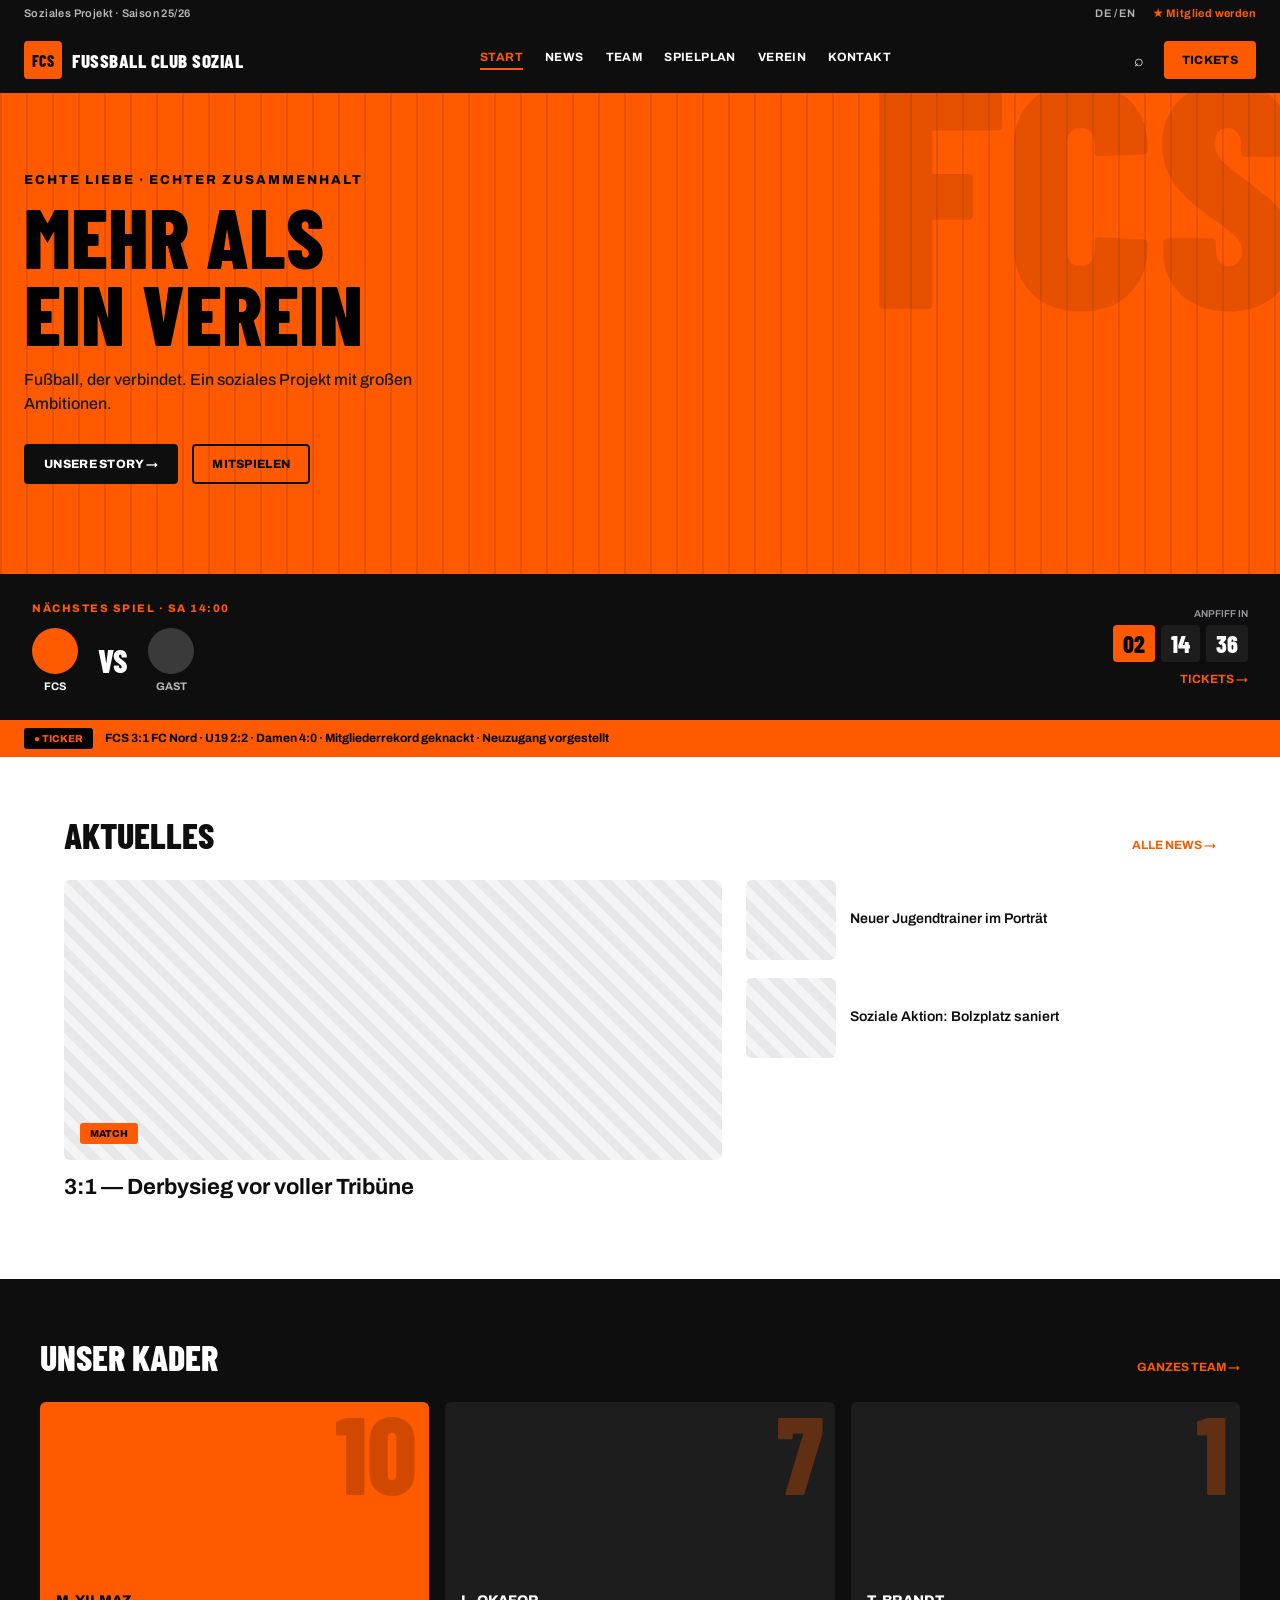
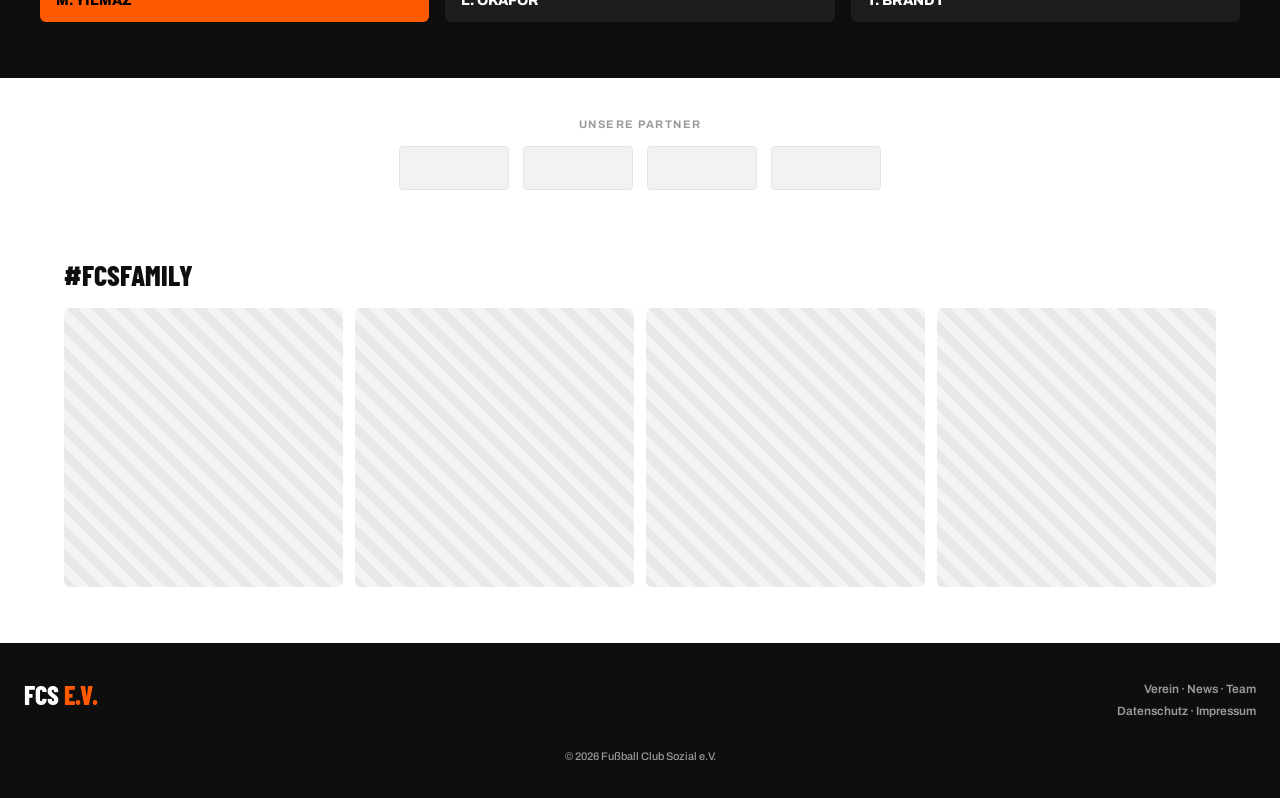
<file: index.html>
<!DOCTYPE html>
<html lang="de">
<head>
<meta charset="UTF-8">
<meta name="viewport" content="width=device-width, initial-scale=1">
<title>FCS – Fußball Club Sozial e.V.</title>
<meta name="description" content="FCS Fußball Club Sozial e.V. – Fußball, der verbindet. Ein soziales Projekt mit großen Ambitionen.">
<link rel="preconnect" href="https://fonts.googleapis.com">
<link rel="preconnect" href="https://fonts.gstatic.com" crossorigin>
<link href="https://fonts.googleapis.com/css2?family=Archivo:wght@400;500;600;700;800&family=Barlow+Condensed:wght@500;600;700;800&display=swap" rel="stylesheet">
<link rel="icon" href="data:image/svg+xml,%3Csvg xmlns=%27http://www.w3.org/2000/svg%27 viewBox=%270 0 100 100%27%3E%3Crect width=%27100%27 height=%27100%27 rx=%2718%27 fill=%27%23FF5A00%27/%3E%3Ctext x=%2750%27 y=%2766%27 font-family=%27Arial,sans-serif%27 font-weight=%27800%27 font-size=%2744%27 text-anchor=%27middle%27 fill=%27%230E0E0E%27%3EFCS%3C/text%3E%3C/svg%3E">
<link rel="stylesheet" href="styles.css">
</head>
<body>

<!-- Preloader -->
<div id="preloader">
  <span class="preloader__ball">⚽</span>
  <span class="preloader__text">FCS lädt …</span>
</div>

<!-- Utility bar -->
<div class="utility-bar">
  <span>Soziales Projekt · Saison 25/26</span>
  <span class="utility-bar__right"><a href="#" class="lang">DE / EN</a><a href="mitglied-werden.html" class="member-link">★ Mitglied werden</a></span>
</div>

<!-- Sticky nav -->
<header class="nav" id="nav">
  <a href="index.html" class="nav__brand">
    <span class="logo">FCS</span>
    <span class="nav__name">Fußball Club Sozial</span>
  </a>
  <nav class="nav__links">
    <a href="index.html" class="active">Start</a>
    <a href="news.html">News</a>
    <a href="team.html">Team</a>
    <a href="spielplan.html">Spielplan</a>
    <a href="verein.html">Verein</a>
    <a href="kontakt.html">Kontakt</a>
  </nav>
  <div class="nav__actions">
    <button class="icon-btn" aria-label="Suche">⌕</button>
    <a href="mitglied-werden.html" class="btn btn--ghost-dark">Tickets</a>
  </div>
  <button class="nav__burger" id="burger" aria-label="Menü öffnen" aria-expanded="false">☰</button>
</header>

<!-- Hero -->
<section class="hero">
  <div class="hero__bg-text">FCS</div>
  <div class="hero__content">
    <div class="hero__eyebrow">Echte Liebe · Echter Zusammenhalt</div>
    <h1 class="hero__title">Mehr als<br>ein Verein</h1>
    <p class="hero__sub">Fußball, der verbindet. Ein soziales Projekt mit großen Ambitionen.</p>
    <div class="hero__cta">
      <a href="verein.html" class="btn btn--dark">Unsere Story →</a>
      <a href="mitglied-werden.html" class="btn btn--outline-dark">Mitspielen</a>
    </div>
  </div>
</section>

<!-- Match card -->
<section class="match-card reveal" id="tickets">
  <div class="match-card__info">
    <div class="match-card__label">Nächstes Spiel · Sa 14:00</div>
    <div class="match-card__teams">
      <div class="team">
        <div class="team__crest team__crest--fcs"></div>
        <div class="team__name">FCS</div>
      </div>
      <div class="vs">VS</div>
      <div class="team">
        <div class="team__crest team__crest--gast"></div>
        <div class="team__name team__name--muted">GAST</div>
      </div>
    </div>
  </div>
  <div class="match-card__countdown">
    <div class="countdown__label">Anpfiff in</div>
    <div class="countdown" id="countdown">
      <span id="cd-hours">02</span>
      <span id="cd-minutes">14</span>
      <span id="cd-seconds">37</span>
    </div>
    <a href="mitglied-werden.html" class="match-card__tickets">Tickets →</a>
  </div>
</section>

<!-- Live ticker -->
<div class="ticker">
  <span class="ticker__badge">● Ticker</span>
  <div class="ticker__track">
    <span>FCS 3:1 FC Nord · U19 2:2 · Damen 4:0 · Mitgliederrekord geknackt · Neuzugang vorgestellt</span>
  </div>
</div>

<!-- News -->
<section class="section reveal" id="news">
  <div class="section__head">
    <h2>Aktuelles</h2>
    <a href="news.html" class="link-arrow">Alle News →</a>
  </div>
  <div class="news-grid">
    <article class="news-feature" data-clickable onclick="location.href='news.html'">
      <div class="news-feature__img"><span class="tag tag--orange">Match</span></div>
      <h3>3:1 — Derbysieg vor voller Tribüne</h3>
    </article>
    <div class="news-list">
      <article class="news-item" data-clickable onclick="location.href='news.html'">
        <div class="news-item__img"></div>
        <p>Neuer Jugendtrainer im Porträt</p>
      </article>
      <article class="news-item" data-clickable onclick="location.href='news.html'">
        <div class="news-item__img"></div>
        <p>Soziale Aktion: Bolzplatz saniert</p>
      </article>
    </div>
  </div>
</section>

<!-- Squad teaser -->
<section class="squad reveal" id="team">
  <div class="section__head">
    <h2 class="squad__heading">Unser Kader</h2>
    <a href="team.html" class="link-arrow">Ganzes Team →</a>
  </div>
  <div class="squad-grid">
    <div class="player-tile player-tile--accent" data-clickable onclick="location.href='team.html'">
      <div class="player-tile__number">10</div>
      <div class="player-tile__name">M. Yılmaz</div>
    </div>
    <div class="player-tile" data-clickable onclick="location.href='team.html'">
      <div class="player-tile__number">7</div>
      <div class="player-tile__name">L. Okafor</div>
    </div>
    <div class="player-tile" data-clickable onclick="location.href='team.html'">
      <div class="player-tile__number">1</div>
      <div class="player-tile__name">T. Brandt</div>
    </div>
  </div>
</section>

<!-- Sponsors -->
<section class="sponsors reveal">
  <div class="sponsors__label">Unsere Partner</div>
  <div class="sponsors__row">
    <div class="sponsor-box"></div>
    <div class="sponsor-box"></div>
    <div class="sponsor-box"></div>
    <div class="sponsor-box"></div>
  </div>
</section>

<!-- Social feed -->
<section class="social reveal">
  <h3>#FCSfamily</h3>
  <div class="social-grid">
    <div class="social-tile"></div>
    <div class="social-tile"></div>
    <div class="social-tile"></div>
    <div class="social-tile"></div>
  </div>
</section>

<!-- Footer -->
<footer class="footer">
  <div class="footer__brand">FCS <span>e.V.</span></div>
  <nav class="footer__links">
    <a href="verein.html">Verein</a> · <a href="news.html">News</a> · <a href="team.html">Team</a><br>
    <a href="#">Datenschutz</a> · <a href="#">Impressum</a>
  </nav>
  <div class="footer__copy">© 2026 Fußball Club Sozial e.V.</div>
</footer>

<script src="script.js"></script>
</body>
</html>
</file>
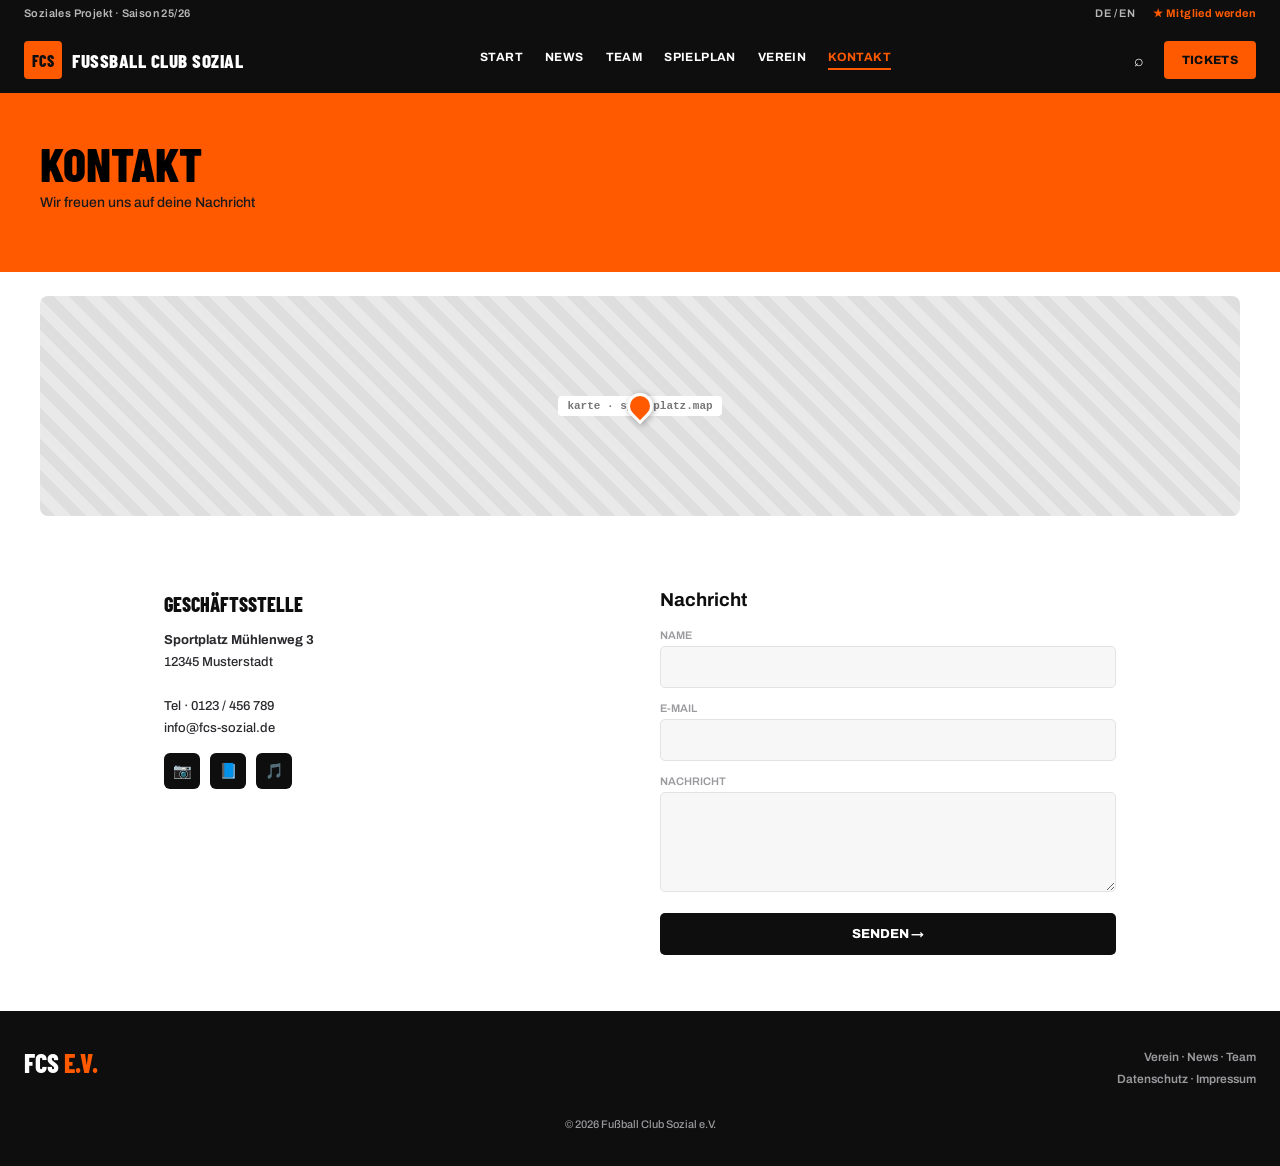
<file: kontakt.html>
<!DOCTYPE html>
<html lang="de">
<head>
<meta charset="UTF-8">
<meta name="viewport" content="width=device-width, initial-scale=1">
<title>Kontakt – FCS Fußball Club Sozial e.V.</title>
<meta name="description" content="Kontaktiere den FCS Fußball Club Sozial e.V. — Geschäftsstelle, Telefon, E-Mail und Nachrichtenformular.">
<link rel="preconnect" href="https://fonts.googleapis.com">
<link rel="preconnect" href="https://fonts.gstatic.com" crossorigin>
<link href="https://fonts.googleapis.com/css2?family=Archivo:wght@400;500;600;700;800&family=Barlow+Condensed:wght@500;600;700;800&display=swap" rel="stylesheet">
<link rel="icon" href="data:image/svg+xml,%3Csvg xmlns=%27http://www.w3.org/2000/svg%27 viewBox=%270 0 100 100%27%3E%3Crect width=%27100%27 height=%27100%27 rx=%2718%27 fill=%27%23FF5A00%27/%3E%3Ctext x=%2750%27 y=%2766%27 font-family=%27Arial,sans-serif%27 font-weight=%27800%27 font-size=%2744%27 text-anchor=%27middle%27 fill=%27%230E0E0E%27%3EFCS%3C/text%3E%3C/svg%3E">
<link rel="stylesheet" href="styles.css">
</head>
<body>

<div id="preloader"><span class="preloader__ball">⚽</span><span class="preloader__text">FCS lädt …</span></div>

<div class="utility-bar">
  <span>Soziales Projekt · Saison 25/26</span>
  <span class="utility-bar__right"><a href="#" class="lang">DE / EN</a><a href="mitglied-werden.html" class="member-link">★ Mitglied werden</a></span>
</div>

<header class="nav" id="nav">
  <a href="index.html" class="nav__brand">
    <span class="logo">FCS</span>
    <span class="nav__name">Fußball Club Sozial</span>
  </a>
  <nav class="nav__links">
    <a href="index.html">Start</a>
    <a href="news.html">News</a>
    <a href="team.html">Team</a>
    <a href="spielplan.html">Spielplan</a>
    <a href="verein.html">Verein</a>
    <a href="kontakt.html" class="active">Kontakt</a>
  </nav>
  <div class="nav__actions">
    <button class="icon-btn" aria-label="Suche">⌕</button>
    <a href="mitglied-werden.html" class="btn btn--ghost-dark">Tickets</a>
  </div>
  <button class="nav__burger" id="burger" aria-label="Menü öffnen" aria-expanded="false">☰</button>
</header>

<section class="page-hero">
  <div class="page-hero__inner">
    <h1>Kontakt</h1>
    <p>Wir freuen uns auf deine Nachricht</p>
  </div>
</section>

<div style="padding:24px;">
  <div class="contact-map reveal" data-clickable onclick="alert('Anbindung an Google/Apple Maps folgt in Kürze.')">
    <span style="font:600 11px 'JetBrains Mono',ui-monospace,monospace;color:#777;background:#fff;padding:4px 9px;border-radius:4px;">karte · sportplatz.map</span>
    <div class="pin"></div>
  </div>
</div>

<div class="contact-grid reveal">
  <div class="contact-info">
    <h3>Geschäftsstelle</h3>
    <p><b>Sportplatz Mühlenweg 3</b><br>12345 Musterstadt<br><br>Tel · 0123 / 456 789<br>info@fcs-sozial.de</p>
    <div class="social-icons">
      <a href="#" aria-label="Instagram">📷</a>
      <a href="#" aria-label="Facebook">📘</a>
      <a href="#" aria-label="TikTok">🎵</a>
    </div>
  </div>
  <div class="contact-form">
    <h3>Nachricht</h3>
    <form data-demo-form>
      <div class="form-field"><label for="k-name">Name</label><input type="text" id="k-name" name="name" required></div>
      <div class="form-field"><label for="k-email">E-Mail</label><input type="email" id="k-email" name="email" required></div>
      <div class="form-field"><label for="k-message">Nachricht</label><textarea id="k-message" name="message" required></textarea></div>
      <button type="submit" class="form-submit">Senden →</button>
      <div class="form-success">Danke für deine Nachricht! Wir melden uns so schnell wie möglich.</div>
    </form>
  </div>
</div>

<footer class="footer">
  <div class="footer__brand">FCS <span>e.V.</span></div>
  <nav class="footer__links">
    <a href="verein.html">Verein</a> · <a href="news.html">News</a> · <a href="team.html">Team</a><br>
    <a href="#">Datenschutz</a> · <a href="#">Impressum</a>
  </nav>
  <div class="footer__copy">© 2026 Fußball Club Sozial e.V.</div>
</footer>

<script src="script.js"></script>
</body>
</html>
</file>
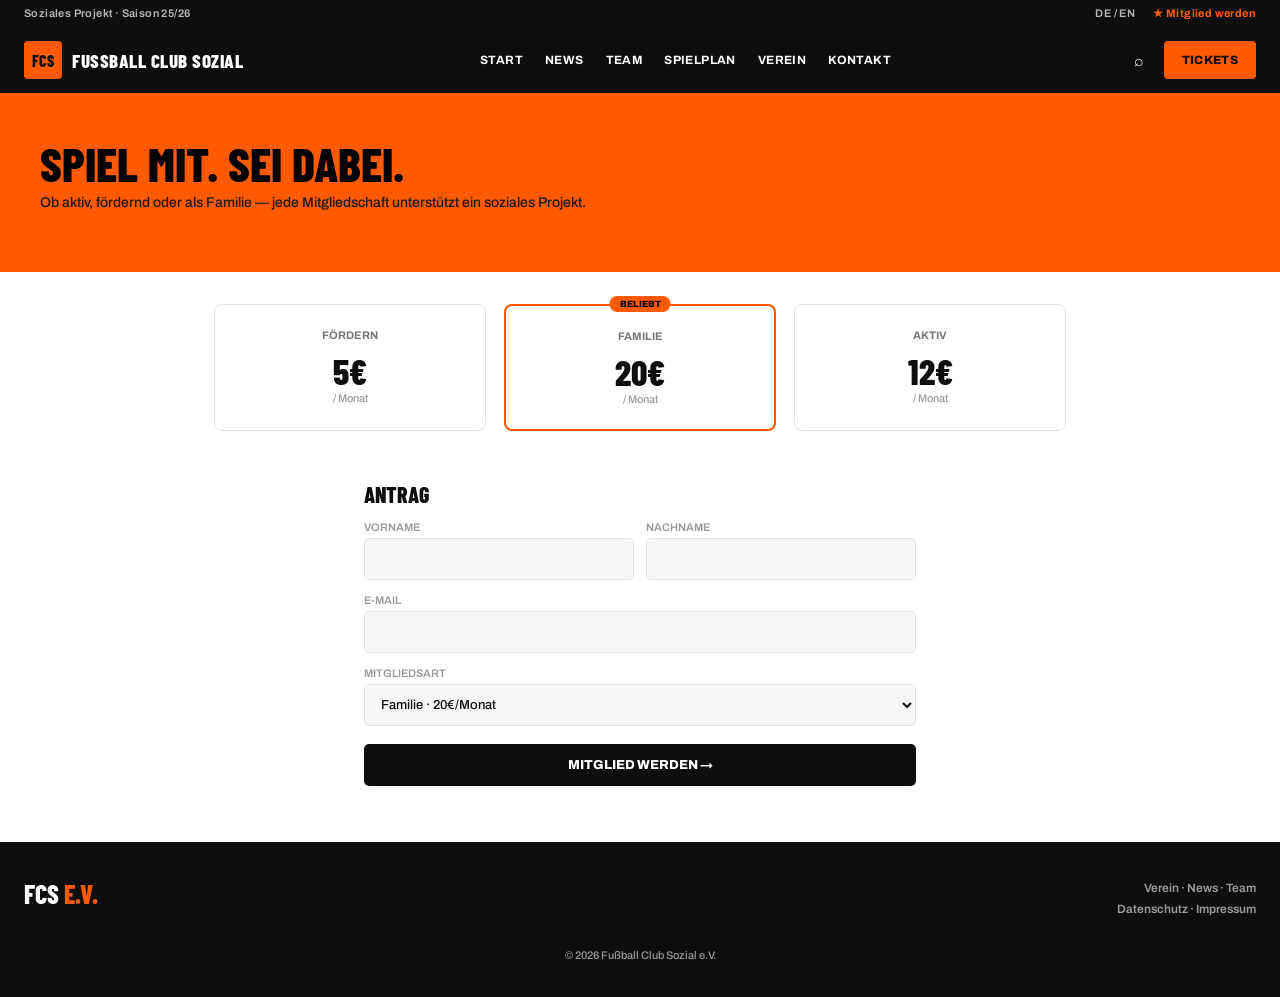
<file: mitglied-werden.html>
<!DOCTYPE html>
<html lang="de">
<head>
<meta charset="UTF-8">
<meta name="viewport" content="width=device-width, initial-scale=1">
<title>Mitglied werden – FCS Fußball Club Sozial e.V.</title>
<meta name="description" content="Werde Mitglied beim FCS Fußball Club Sozial e.V. — aktiv, fördernd oder als Familie.">
<link rel="preconnect" href="https://fonts.googleapis.com">
<link rel="preconnect" href="https://fonts.gstatic.com" crossorigin>
<link href="https://fonts.googleapis.com/css2?family=Archivo:wght@400;500;600;700;800&family=Barlow+Condensed:wght@500;600;700;800&display=swap" rel="stylesheet">
<link rel="icon" href="data:image/svg+xml,%3Csvg xmlns=%27http://www.w3.org/2000/svg%27 viewBox=%270 0 100 100%27%3E%3Crect width=%27100%27 height=%27100%27 rx=%2718%27 fill=%27%23FF5A00%27/%3E%3Ctext x=%2750%27 y=%2766%27 font-family=%27Arial,sans-serif%27 font-weight=%27800%27 font-size=%2744%27 text-anchor=%27middle%27 fill=%27%230E0E0E%27%3EFCS%3C/text%3E%3C/svg%3E">
<link rel="stylesheet" href="styles.css">
</head>
<body>

<div id="preloader"><span class="preloader__ball">⚽</span><span class="preloader__text">FCS lädt …</span></div>

<div class="utility-bar">
  <span>Soziales Projekt · Saison 25/26</span>
  <span class="utility-bar__right"><a href="#" class="lang">DE / EN</a><a href="mitglied-werden.html" class="member-link">★ Mitglied werden</a></span>
</div>

<header class="nav" id="nav">
  <a href="index.html" class="nav__brand">
    <span class="logo">FCS</span>
    <span class="nav__name">Fußball Club Sozial</span>
  </a>
  <nav class="nav__links">
    <a href="index.html">Start</a>
    <a href="news.html">News</a>
    <a href="team.html">Team</a>
    <a href="spielplan.html">Spielplan</a>
    <a href="verein.html">Verein</a>
    <a href="kontakt.html">Kontakt</a>
  </nav>
  <div class="nav__actions">
    <button class="icon-btn" aria-label="Suche">⌕</button>
    <a href="mitglied-werden.html" class="btn btn--ghost-dark">Tickets</a>
  </div>
  <button class="nav__burger" id="burger" aria-label="Menü öffnen" aria-expanded="false">☰</button>
</header>

<section class="page-hero">
  <div class="page-hero__inner">
    <h1>Spiel mit. Sei dabei.</h1>
    <p>Ob aktiv, fördernd oder als Familie — jede Mitgliedschaft unterstützt ein soziales Projekt.</p>
  </div>
</section>

<div class="pricing-grid reveal reveal--stagger">
  <div class="pricing-card" style="--i:0" data-value="foerdern" data-clickable>
    <div class="kind">Fördern</div>
    <div class="price">5€</div>
    <div class="per">/ Monat</div>
  </div>
  <div class="pricing-card selected" style="--i:1" data-value="familie" data-clickable>
    <span class="pricing-card__badge">Beliebt</span>
    <div class="kind">Familie</div>
    <div class="price">20€</div>
    <div class="per">/ Monat</div>
  </div>
  <div class="pricing-card" style="--i:2" data-value="aktiv" data-clickable>
    <div class="kind">Aktiv</div>
    <div class="price">12€</div>
    <div class="per">/ Monat</div>
  </div>
</div>

<div class="form-wrap reveal">
  <h2 style="font-family:'Barlow Condensed';font-weight:800;font-size:22px;text-transform:uppercase;margin-bottom:14px;">Antrag</h2>
  <form data-demo-form>
    <div class="form-row">
      <div class="form-field"><label for="vorname">Vorname</label><input type="text" id="vorname" name="vorname" required></div>
      <div class="form-field"><label for="nachname">Nachname</label><input type="text" id="nachname" name="nachname" required></div>
    </div>
    <div class="form-field"><label for="email">E-Mail</label><input type="email" id="email" name="email" required></div>
    <div class="form-field">
      <label for="membership-type">Mitgliedsart</label>
      <select id="membership-type" name="membership-type">
        <option value="foerdern">Fördern · 5€/Monat</option>
        <option value="familie" selected>Familie · 20€/Monat</option>
        <option value="aktiv">Aktiv · 12€/Monat</option>
      </select>
    </div>
    <button type="submit" class="form-submit">Mitglied werden →</button>
    <div class="form-success">Danke! Wir haben deinen Antrag erhalten und melden uns in Kürze.</div>
  </form>
</div>

<footer class="footer">
  <div class="footer__brand">FCS <span>e.V.</span></div>
  <nav class="footer__links">
    <a href="verein.html">Verein</a> · <a href="news.html">News</a> · <a href="team.html">Team</a><br>
    <a href="#">Datenschutz</a> · <a href="#">Impressum</a>
  </nav>
  <div class="footer__copy">© 2026 Fußball Club Sozial e.V.</div>
</footer>

<script src="script.js"></script>
</body>
</html>
</file>
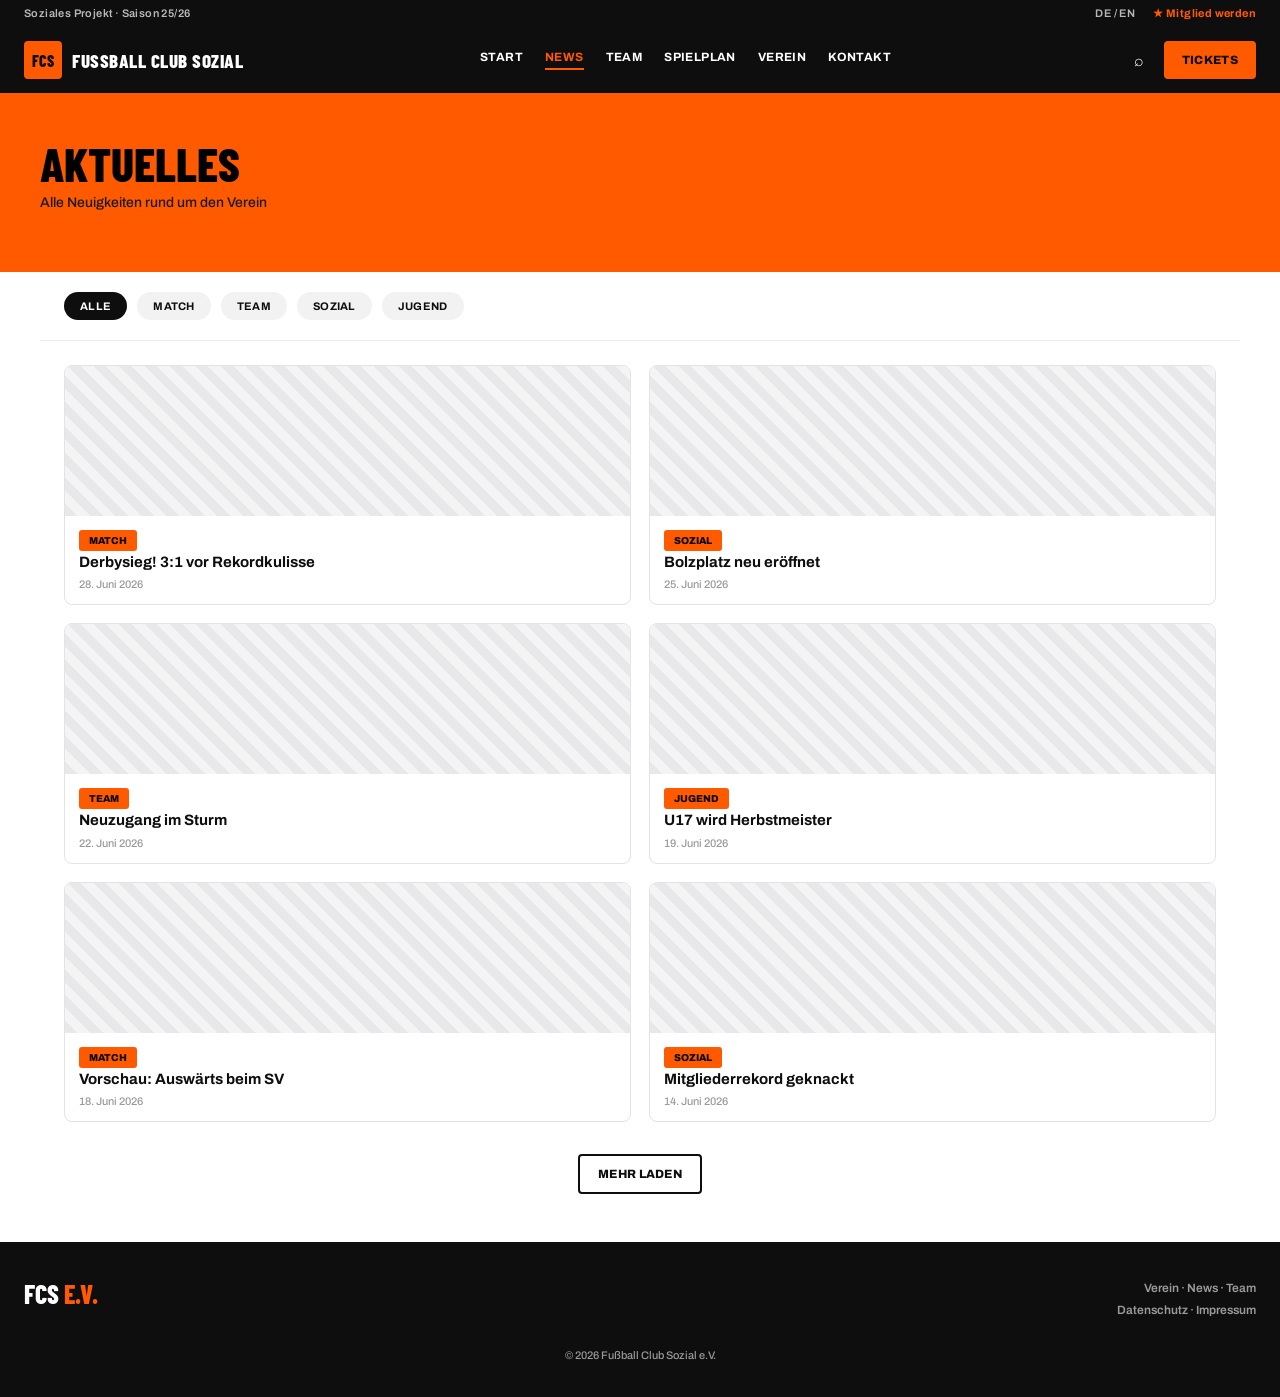
<file: news.html>
<!DOCTYPE html>
<html lang="de">
<head>
<meta charset="UTF-8">
<meta name="viewport" content="width=device-width, initial-scale=1">
<title>News & Aktuelles – FCS Fußball Club Sozial e.V.</title>
<meta name="description" content="Alle Neuigkeiten rund um den FCS Fußball Club Sozial e.V.">
<link rel="preconnect" href="https://fonts.googleapis.com">
<link rel="preconnect" href="https://fonts.gstatic.com" crossorigin>
<link href="https://fonts.googleapis.com/css2?family=Archivo:wght@400;500;600;700;800&family=Barlow+Condensed:wght@500;600;700;800&display=swap" rel="stylesheet">
<link rel="icon" href="data:image/svg+xml,%3Csvg xmlns=%27http://www.w3.org/2000/svg%27 viewBox=%270 0 100 100%27%3E%3Crect width=%27100%27 height=%27100%27 rx=%2718%27 fill=%27%23FF5A00%27/%3E%3Ctext x=%2750%27 y=%2766%27 font-family=%27Arial,sans-serif%27 font-weight=%27800%27 font-size=%2744%27 text-anchor=%27middle%27 fill=%27%230E0E0E%27%3EFCS%3C/text%3E%3C/svg%3E">
<link rel="stylesheet" href="styles.css">
</head>
<body>

<div id="preloader"><span class="preloader__ball">⚽</span><span class="preloader__text">FCS lädt …</span></div>

<div class="utility-bar">
  <span>Soziales Projekt · Saison 25/26</span>
  <span class="utility-bar__right"><a href="#" class="lang">DE / EN</a><a href="mitglied-werden.html" class="member-link">★ Mitglied werden</a></span>
</div>

<header class="nav" id="nav">
  <a href="index.html" class="nav__brand">
    <span class="logo">FCS</span>
    <span class="nav__name">Fußball Club Sozial</span>
  </a>
  <nav class="nav__links">
    <a href="index.html">Start</a>
    <a href="news.html" class="active">News</a>
    <a href="team.html">Team</a>
    <a href="spielplan.html">Spielplan</a>
    <a href="verein.html">Verein</a>
    <a href="kontakt.html">Kontakt</a>
  </nav>
  <div class="nav__actions">
    <button class="icon-btn" aria-label="Suche">⌕</button>
    <a href="mitglied-werden.html" class="btn btn--ghost-dark">Tickets</a>
  </div>
  <button class="nav__burger" id="burger" aria-label="Menü öffnen" aria-expanded="false">☰</button>
</header>

<section class="page-hero">
  <div class="page-hero__inner">
    <h1>Aktuelles</h1>
    <p>Alle Neuigkeiten rund um den Verein</p>
  </div>
</section>

<div class="filters" data-filter-group=".news-card">
  <button class="chip active" data-filter="alle">Alle</button>
  <button class="chip" data-filter="match">Match</button>
  <button class="chip" data-filter="team">Team</button>
  <button class="chip" data-filter="sozial">Sozial</button>
  <button class="chip" data-filter="jugend">Jugend</button>
</div>

<div class="news-page-grid">
  <article class="news-card reveal" data-category="match" data-clickable onclick="alert('Vollständiger Artikel folgt in Kürze.')">
    <div class="news-card__img placeholder"></div>
    <div class="news-card__body">
      <span class="tag tag--orange">Match</span>
      <h3>Derbysieg! 3:1 vor Rekordkulisse</h3>
      <span class="news-card__date">28. Juni 2026</span>
    </div>
  </article>
  <article class="news-card reveal" data-category="sozial" data-clickable onclick="alert('Vollständiger Artikel folgt in Kürze.')">
    <div class="news-card__img placeholder"></div>
    <div class="news-card__body">
      <span class="tag tag--orange">Sozial</span>
      <h3>Bolzplatz neu eröffnet</h3>
      <span class="news-card__date">25. Juni 2026</span>
    </div>
  </article>
  <article class="news-card reveal" data-category="team" data-clickable onclick="alert('Vollständiger Artikel folgt in Kürze.')">
    <div class="news-card__img placeholder"></div>
    <div class="news-card__body">
      <span class="tag tag--orange">Team</span>
      <h3>Neuzugang im Sturm</h3>
      <span class="news-card__date">22. Juni 2026</span>
    </div>
  </article>
  <article class="news-card reveal" data-category="jugend" data-clickable onclick="alert('Vollständiger Artikel folgt in Kürze.')">
    <div class="news-card__img placeholder"></div>
    <div class="news-card__body">
      <span class="tag tag--orange">Jugend</span>
      <h3>U17 wird Herbstmeister</h3>
      <span class="news-card__date">19. Juni 2026</span>
    </div>
  </article>
  <article class="news-card reveal" data-category="match" data-clickable onclick="alert('Vollständiger Artikel folgt in Kürze.')">
    <div class="news-card__img placeholder"></div>
    <div class="news-card__body">
      <span class="tag tag--orange">Match</span>
      <h3>Vorschau: Auswärts beim SV</h3>
      <span class="news-card__date">18. Juni 2026</span>
    </div>
  </article>
  <article class="news-card reveal" data-category="sozial" data-clickable onclick="alert('Vollständiger Artikel folgt in Kürze.')">
    <div class="news-card__img placeholder"></div>
    <div class="news-card__body">
      <span class="tag tag--orange">Sozial</span>
      <h3>Mitgliederrekord geknackt</h3>
      <span class="news-card__date">14. Juni 2026</span>
    </div>
  </article>
  <article class="news-card reveal is-more is-hidden" data-category="team" data-clickable onclick="alert('Vollständiger Artikel folgt in Kürze.')">
    <div class="news-card__img placeholder"></div>
    <div class="news-card__body">
      <span class="tag tag--orange">Team</span>
      <h3>Neuer Co-Trainer stellt sich vor</h3>
      <span class="news-card__date">10. Juni 2026</span>
    </div>
  </article>
  <article class="news-card reveal is-more is-hidden" data-category="jugend" data-clickable onclick="alert('Vollständiger Artikel folgt in Kürze.')">
    <div class="news-card__img placeholder"></div>
    <div class="news-card__body">
      <span class="tag tag--orange">Jugend</span>
      <h3>Inklusionsmannschaft startet Trainingslager</h3>
      <span class="news-card__date">5. Juni 2026</span>
    </div>
  </article>
</div>

<div class="load-more-wrap">
  <button class="btn btn--outline-dark" id="load-more">Mehr laden</button>
</div>

<footer class="footer">
  <div class="footer__brand">FCS <span>e.V.</span></div>
  <nav class="footer__links">
    <a href="verein.html">Verein</a> · <a href="news.html">News</a> · <a href="team.html">Team</a><br>
    <a href="#">Datenschutz</a> · <a href="#">Impressum</a>
  </nav>
  <div class="footer__copy">© 2026 Fußball Club Sozial e.V.</div>
</footer>

<script src="script.js"></script>
</body>
</html>
</file>
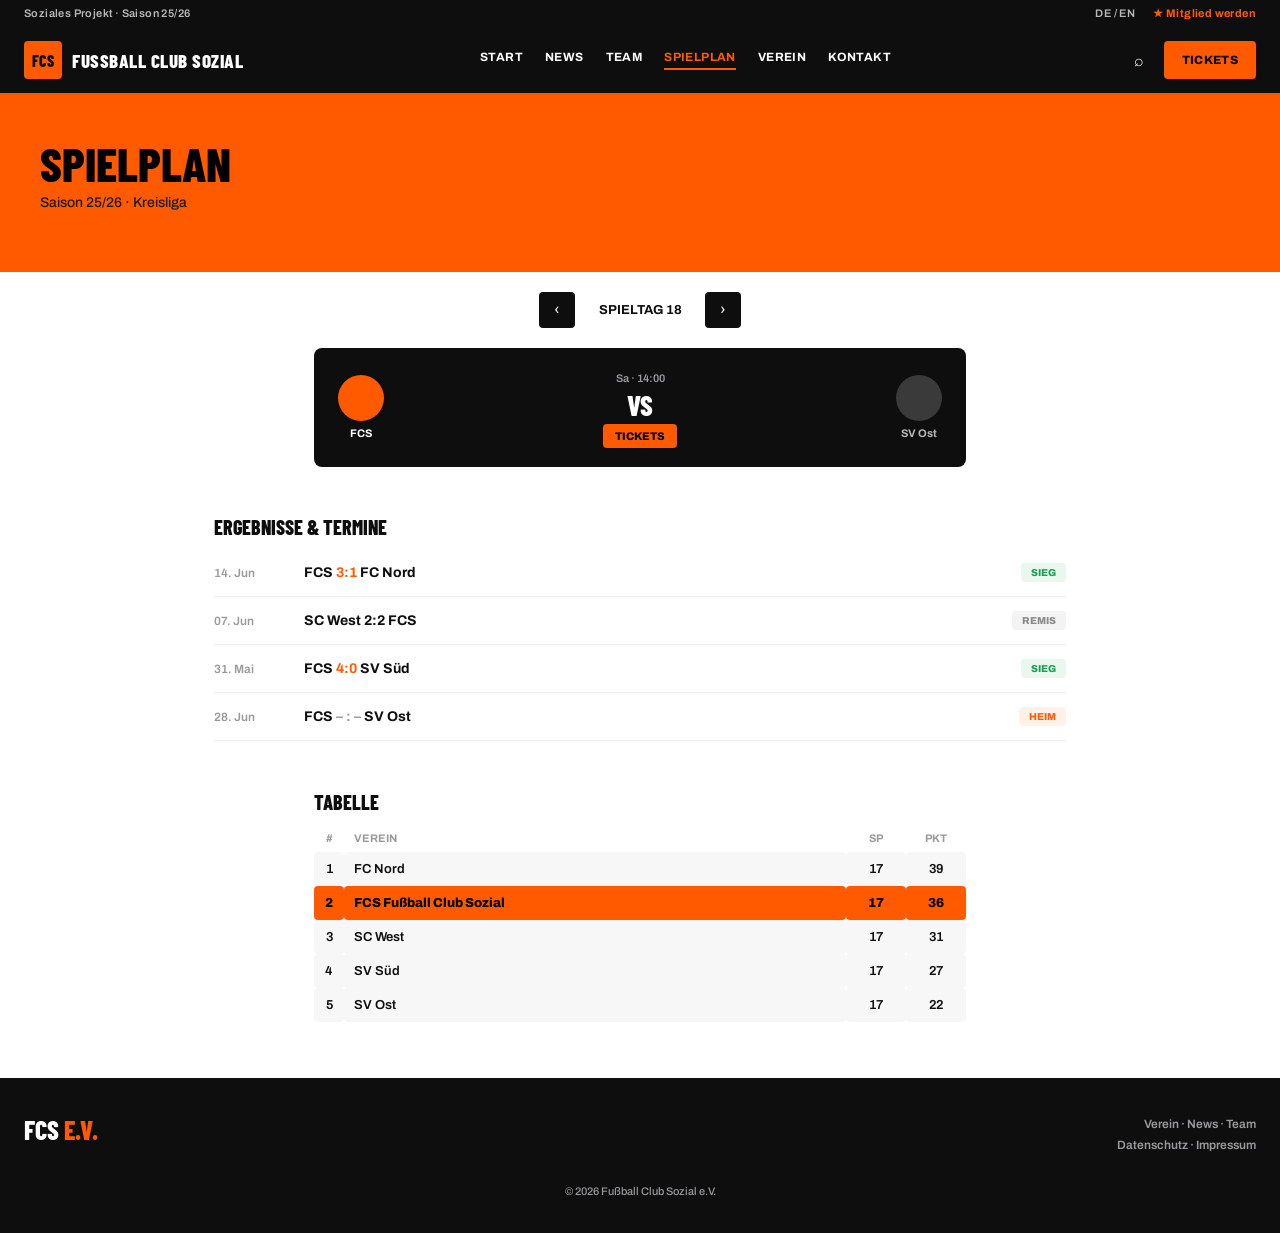
<file: spielplan.html>
<!DOCTYPE html>
<html lang="de">
<head>
<meta charset="UTF-8">
<meta name="viewport" content="width=device-width, initial-scale=1">
<title>Spielplan & Ergebnisse – FCS Fußball Club Sozial e.V.</title>
<meta name="description" content="Spielplan, Ergebnisse und Tabelle des FCS Fußball Club Sozial e.V. in der Kreisliga, Saison 25/26.">
<link rel="preconnect" href="https://fonts.googleapis.com">
<link rel="preconnect" href="https://fonts.gstatic.com" crossorigin>
<link href="https://fonts.googleapis.com/css2?family=Archivo:wght@400;500;600;700;800&family=Barlow+Condensed:wght@500;600;700;800&display=swap" rel="stylesheet">
<link rel="icon" href="data:image/svg+xml,%3Csvg xmlns=%27http://www.w3.org/2000/svg%27 viewBox=%270 0 100 100%27%3E%3Crect width=%27100%27 height=%27100%27 rx=%2718%27 fill=%27%23FF5A00%27/%3E%3Ctext x=%2750%27 y=%2766%27 font-family=%27Arial,sans-serif%27 font-weight=%27800%27 font-size=%2744%27 text-anchor=%27middle%27 fill=%27%230E0E0E%27%3EFCS%3C/text%3E%3C/svg%3E">
<link rel="stylesheet" href="styles.css">
</head>
<body>

<div id="preloader"><span class="preloader__ball">⚽</span><span class="preloader__text">FCS lädt …</span></div>

<div class="utility-bar">
  <span>Soziales Projekt · Saison 25/26</span>
  <span class="utility-bar__right"><a href="#" class="lang">DE / EN</a><a href="mitglied-werden.html" class="member-link">★ Mitglied werden</a></span>
</div>

<header class="nav" id="nav">
  <a href="index.html" class="nav__brand">
    <span class="logo">FCS</span>
    <span class="nav__name">Fußball Club Sozial</span>
  </a>
  <nav class="nav__links">
    <a href="index.html">Start</a>
    <a href="news.html">News</a>
    <a href="team.html">Team</a>
    <a href="spielplan.html" class="active">Spielplan</a>
    <a href="verein.html">Verein</a>
    <a href="kontakt.html">Kontakt</a>
  </nav>
  <div class="nav__actions">
    <button class="icon-btn" aria-label="Suche">⌕</button>
    <a href="mitglied-werden.html" class="btn btn--ghost-dark">Tickets</a>
  </div>
  <button class="nav__burger" id="burger" aria-label="Menü öffnen" aria-expanded="false">☰</button>
</header>

<section class="page-hero">
  <div class="page-hero__inner">
    <h1>Spielplan</h1>
    <p>Saison 25/26 · Kreisliga</p>
  </div>
</section>

<div class="matchday-nav">
  <button id="matchday-prev" aria-label="Vorheriger Spieltag">‹</button>
  <span id="matchday-label">Spieltag 18</span>
  <button id="matchday-next" aria-label="Nächster Spieltag">›</button>
</div>

<div class="next-match reveal">
  <div class="next-match__card">
    <div class="team">
      <div class="team__crest team__crest--fcs"></div>
      <div class="team__name">FCS</div>
    </div>
    <div style="text-align:center;">
      <div style="font:600 11px 'Archivo';color:#9a9a9e;">Sa · 14:00</div>
      <div style="font-family:'Barlow Condensed';font-weight:800;font-size:28px;color:#fff;margin:4px 0;">VS</div>
      <a href="mitglied-werden.html" style="background:var(--orange);color:#000;font:800 11px 'Archivo';padding:6px 12px;border-radius:4px;text-transform:uppercase;">Tickets</a>
    </div>
    <div class="team">
      <div class="team__crest team__crest--gast"></div>
      <div class="team__name team__name--muted">SV Ost</div>
    </div>
  </div>
</div>

<div class="fixtures reveal">
  <h2 style="font-family:'Barlow Condensed';font-weight:800;font-size:20px;text-transform:uppercase;margin-bottom:10px;">Ergebnisse & Termine</h2>
  <div class="fixture-row" data-clickable onclick="alert('Spielbericht folgt in Kürze.')"><span class="date">14. Jun</span><span class="match">FCS <b style="color:var(--orange)">3:1</b> FC Nord</span><span class="badge badge--win">Sieg</span></div>
  <div class="fixture-row" data-clickable onclick="alert('Spielbericht folgt in Kürze.')"><span class="date">07. Jun</span><span class="match">SC West <b>2:2</b> FCS</span><span class="badge badge--draw">Remis</span></div>
  <div class="fixture-row" data-clickable onclick="alert('Spielbericht folgt in Kürze.')"><span class="date">31. Mai</span><span class="match">FCS <b style="color:var(--orange)">4:0</b> SV Süd</span><span class="badge badge--win">Sieg</span></div>
  <div class="fixture-row" data-clickable onclick="location.href='mitglied-werden.html'"><span class="date">28. Jun</span><span class="match">FCS <b style="color:#9a9a9e">– : –</b> SV Ost</span><span class="badge badge--home">Heim</span></div>
</div>

<div class="table-wrap reveal">
  <h2 style="font-family:'Barlow Condensed';font-weight:800;font-size:20px;text-transform:uppercase;margin-bottom:10px;">Tabelle</h2>
  <table class="standings">
    <thead><tr><th>#</th><th>Verein</th><th>Sp</th><th>Pkt</th></tr></thead>
    <tbody>
      <tr><td>1</td><td>FC Nord</td><td>17</td><td>39</td></tr>
      <tr class="highlight"><td>2</td><td>FCS Fußball Club Sozial</td><td>17</td><td>36</td></tr>
      <tr><td>3</td><td>SC West</td><td>17</td><td>31</td></tr>
      <tr><td>4</td><td>SV Süd</td><td>17</td><td>27</td></tr>
      <tr><td>5</td><td>SV Ost</td><td>17</td><td>22</td></tr>
    </tbody>
  </table>
</div>

<footer class="footer">
  <div class="footer__brand">FCS <span>e.V.</span></div>
  <nav class="footer__links">
    <a href="verein.html">Verein</a> · <a href="news.html">News</a> · <a href="team.html">Team</a><br>
    <a href="#">Datenschutz</a> · <a href="#">Impressum</a>
  </nav>
  <div class="footer__copy">© 2026 Fußball Club Sozial e.V.</div>
</footer>

<script src="script.js"></script>
</body>
</html>
</file>
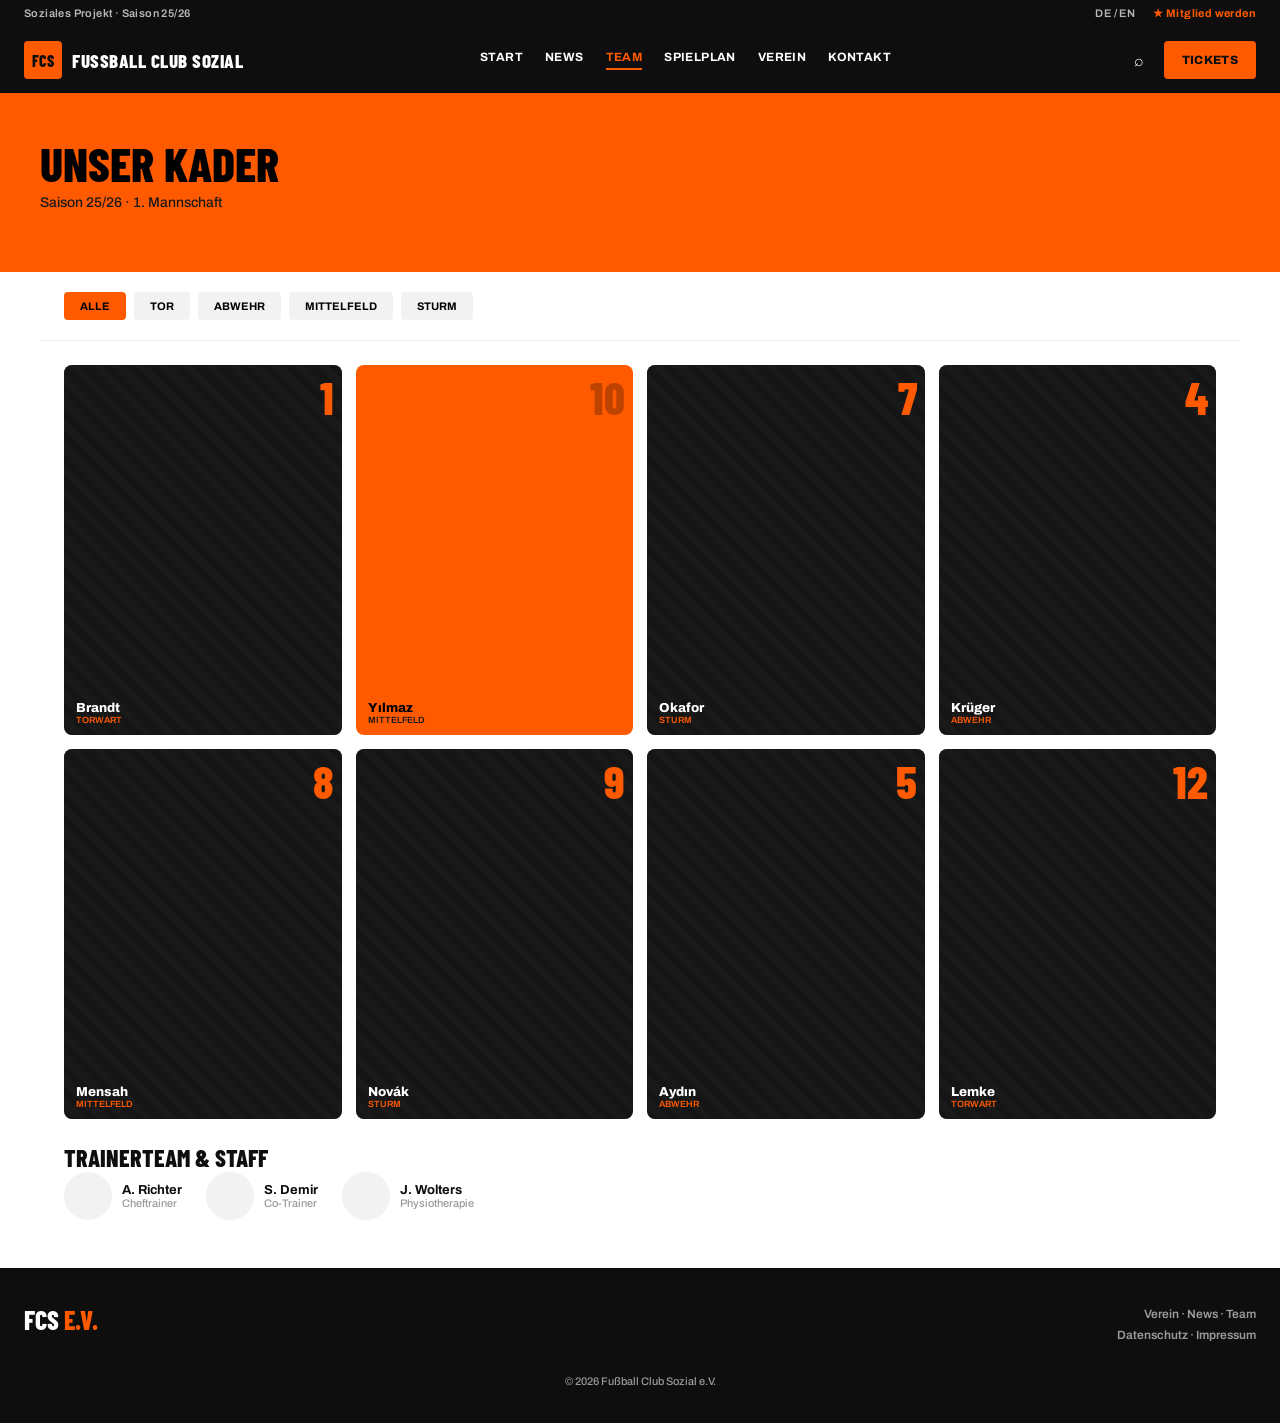
<file: team.html>
<!DOCTYPE html>
<html lang="de">
<head>
<meta charset="UTF-8">
<meta name="viewport" content="width=device-width, initial-scale=1">
<title>Team & Mannschaft – FCS Fußball Club Sozial e.V.</title>
<meta name="description" content="Der Kader, das Trainerteam und der Staff des FCS Fußball Club Sozial e.V.">
<link rel="preconnect" href="https://fonts.googleapis.com">
<link rel="preconnect" href="https://fonts.gstatic.com" crossorigin>
<link href="https://fonts.googleapis.com/css2?family=Archivo:wght@400;500;600;700;800&family=Barlow+Condensed:wght@500;600;700;800&display=swap" rel="stylesheet">
<link rel="icon" href="data:image/svg+xml,%3Csvg xmlns=%27http://www.w3.org/2000/svg%27 viewBox=%270 0 100 100%27%3E%3Crect width=%27100%27 height=%27100%27 rx=%2718%27 fill=%27%23FF5A00%27/%3E%3Ctext x=%2750%27 y=%2766%27 font-family=%27Arial,sans-serif%27 font-weight=%27800%27 font-size=%2744%27 text-anchor=%27middle%27 fill=%27%230E0E0E%27%3EFCS%3C/text%3E%3C/svg%3E">
<link rel="stylesheet" href="styles.css">
</head>
<body>

<div id="preloader"><span class="preloader__ball">⚽</span><span class="preloader__text">FCS lädt …</span></div>

<div class="utility-bar">
  <span>Soziales Projekt · Saison 25/26</span>
  <span class="utility-bar__right"><a href="#" class="lang">DE / EN</a><a href="mitglied-werden.html" class="member-link">★ Mitglied werden</a></span>
</div>

<header class="nav" id="nav">
  <a href="index.html" class="nav__brand">
    <span class="logo">FCS</span>
    <span class="nav__name">Fußball Club Sozial</span>
  </a>
  <nav class="nav__links">
    <a href="index.html">Start</a>
    <a href="news.html">News</a>
    <a href="team.html" class="active">Team</a>
    <a href="spielplan.html">Spielplan</a>
    <a href="verein.html">Verein</a>
    <a href="kontakt.html">Kontakt</a>
  </nav>
  <div class="nav__actions">
    <button class="icon-btn" aria-label="Suche">⌕</button>
    <a href="mitglied-werden.html" class="btn btn--ghost-dark">Tickets</a>
  </div>
  <button class="nav__burger" id="burger" aria-label="Menü öffnen" aria-expanded="false">☰</button>
</header>

<section class="page-hero">
  <div class="page-hero__inner">
    <h1>Unser Kader</h1>
    <p>Saison 25/26 · 1. Mannschaft</p>
  </div>
</section>

<div class="tabs" data-filter-group=".player-card">
  <button class="tab active" data-filter="alle">Alle</button>
  <button class="tab" data-filter="tor">Tor</button>
  <button class="tab" data-filter="abwehr">Abwehr</button>
  <button class="tab" data-filter="mittelfeld">Mittelfeld</button>
  <button class="tab" data-filter="sturm">Sturm</button>
</div>

<div class="player-grid">
  <div class="player-card reveal" data-category="tor" data-clickable onclick="alert('Spielerprofil von T. Brandt folgt in Kürze.')">
    <div class="player-card__bg"></div>
    <div class="player-card__number">1</div>
    <div class="player-card__info"><div class="name">Brandt</div><div class="pos">Torwart</div></div>
  </div>
  <div class="player-card player-card--accent reveal" data-category="mittelfeld" data-clickable onclick="alert('Spielerprofil von M. Yılmaz folgt in Kürze.')">
    <div class="player-card__number">10</div>
    <div class="player-card__info"><div class="name">Yılmaz</div><div class="pos">Mittelfeld</div></div>
  </div>
  <div class="player-card reveal" data-category="sturm" data-clickable onclick="alert('Spielerprofil von L. Okafor folgt in Kürze.')">
    <div class="player-card__bg"></div>
    <div class="player-card__number">7</div>
    <div class="player-card__info"><div class="name">Okafor</div><div class="pos">Sturm</div></div>
  </div>
  <div class="player-card reveal" data-category="abwehr" data-clickable onclick="alert('Spielerprofil von P. Krüger folgt in Kürze.')">
    <div class="player-card__bg"></div>
    <div class="player-card__number">4</div>
    <div class="player-card__info"><div class="name">Krüger</div><div class="pos">Abwehr</div></div>
  </div>
  <div class="player-card reveal" data-category="mittelfeld" data-clickable onclick="alert('Spielerprofil von K. Mensah folgt in Kürze.')">
    <div class="player-card__bg"></div>
    <div class="player-card__number">8</div>
    <div class="player-card__info"><div class="name">Mensah</div><div class="pos">Mittelfeld</div></div>
  </div>
  <div class="player-card reveal" data-category="sturm" data-clickable onclick="alert('Spielerprofil von D. Novák folgt in Kürze.')">
    <div class="player-card__bg"></div>
    <div class="player-card__number">9</div>
    <div class="player-card__info"><div class="name">Novák</div><div class="pos">Sturm</div></div>
  </div>
  <div class="player-card reveal" data-category="abwehr" data-clickable onclick="alert('Spielerprofil von S. Aydın folgt in Kürze.')">
    <div class="player-card__bg"></div>
    <div class="player-card__number">5</div>
    <div class="player-card__info"><div class="name">Aydın</div><div class="pos">Abwehr</div></div>
  </div>
  <div class="player-card reveal" data-category="tor" data-clickable onclick="alert('Spielerprofil von F. Lemke folgt in Kürze.')">
    <div class="player-card__bg"></div>
    <div class="player-card__number">12</div>
    <div class="player-card__info"><div class="name">Lemke</div><div class="pos">Torwart</div></div>
  </div>
</div>

<div class="section__head" style="max-width:1200px;margin:0 auto;padding:0 24px;">
  <h2 style="font-size:24px;">Trainerteam & Staff</h2>
</div>
<div class="staff-row">
  <div class="staff-member"><div class="staff-avatar"></div><div><div style="font-weight:700;font-size:13px;">A. Richter</div><div class="role">Cheftrainer</div></div></div>
  <div class="staff-member"><div class="staff-avatar"></div><div><div style="font-weight:700;font-size:13px;">S. Demir</div><div class="role">Co-Trainer</div></div></div>
  <div class="staff-member"><div class="staff-avatar"></div><div><div style="font-weight:700;font-size:13px;">J. Wolters</div><div class="role">Physiotherapie</div></div></div>
</div>

<footer class="footer">
  <div class="footer__brand">FCS <span>e.V.</span></div>
  <nav class="footer__links">
    <a href="verein.html">Verein</a> · <a href="news.html">News</a> · <a href="team.html">Team</a><br>
    <a href="#">Datenschutz</a> · <a href="#">Impressum</a>
  </nav>
  <div class="footer__copy">© 2026 Fußball Club Sozial e.V.</div>
</footer>

<script src="script.js"></script>
</body>
</html>
</file>
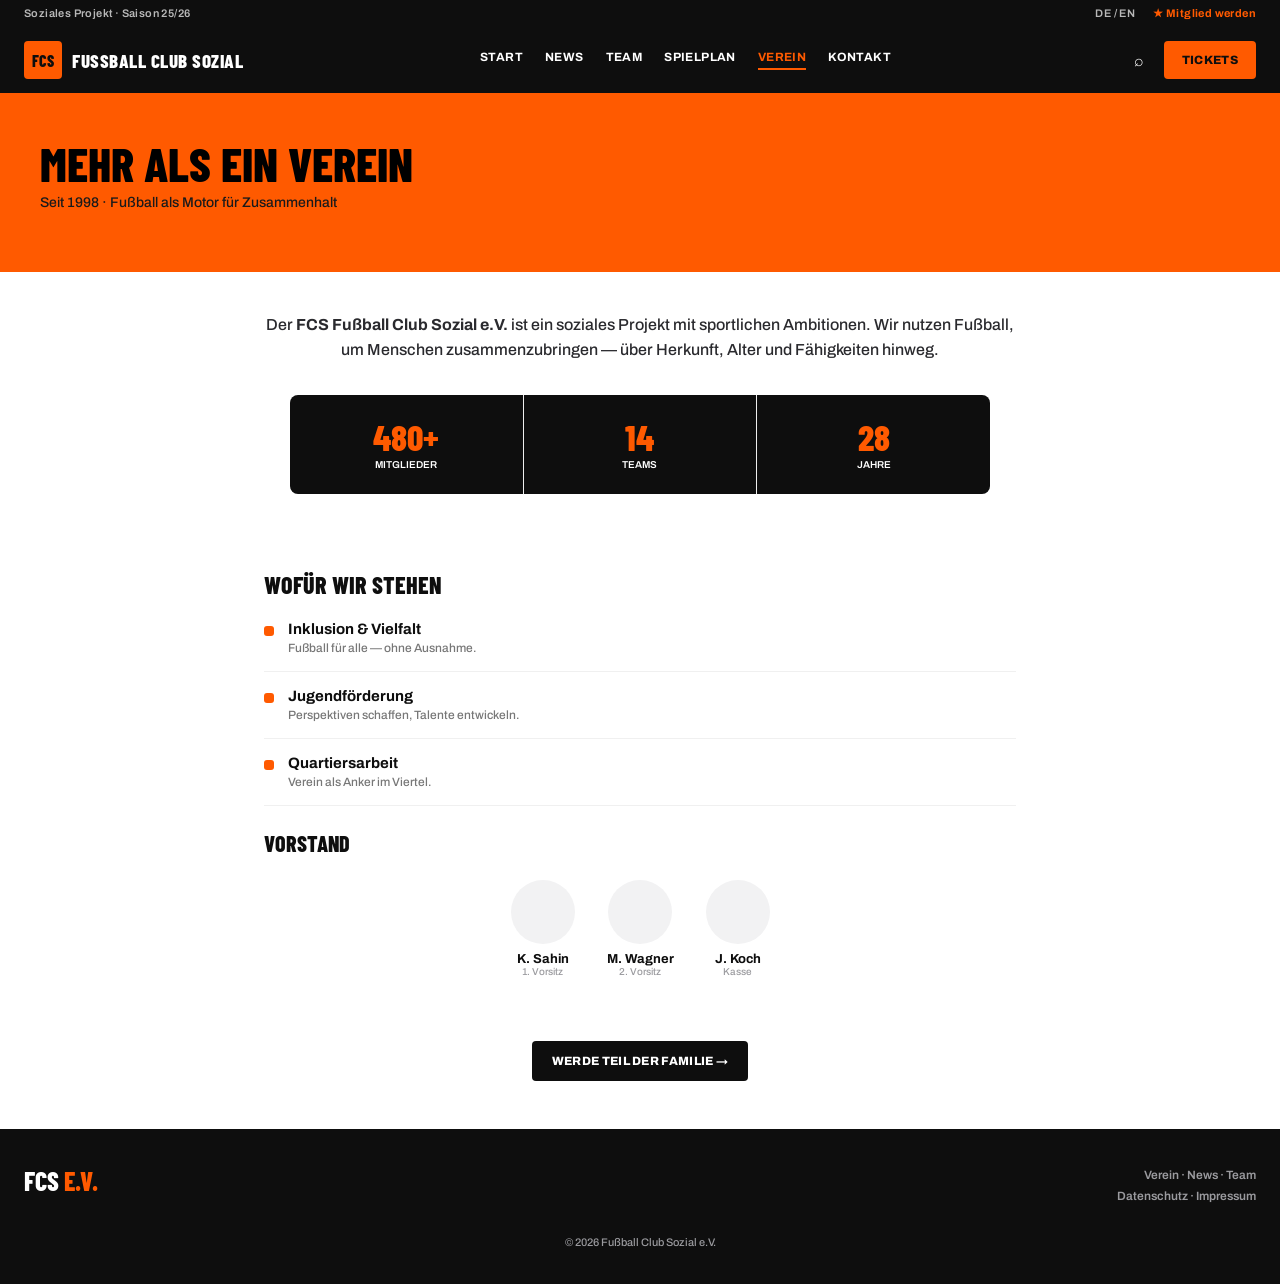
<file: verein.html>
<!DOCTYPE html>
<html lang="de">
<head>
<meta charset="UTF-8">
<meta name="viewport" content="width=device-width, initial-scale=1">
<title>Verein & Über uns – FCS Fußball Club Sozial e.V.</title>
<meta name="description" content="Mission, Werte und Vorstand des FCS Fußball Club Sozial e.V. – Fußball als Motor für Zusammenhalt.">
<link rel="preconnect" href="https://fonts.googleapis.com">
<link rel="preconnect" href="https://fonts.gstatic.com" crossorigin>
<link href="https://fonts.googleapis.com/css2?family=Archivo:wght@400;500;600;700;800&family=Barlow+Condensed:wght@500;600;700;800&display=swap" rel="stylesheet">
<link rel="icon" href="data:image/svg+xml,%3Csvg xmlns=%27http://www.w3.org/2000/svg%27 viewBox=%270 0 100 100%27%3E%3Crect width=%27100%27 height=%27100%27 rx=%2718%27 fill=%27%23FF5A00%27/%3E%3Ctext x=%2750%27 y=%2766%27 font-family=%27Arial,sans-serif%27 font-weight=%27800%27 font-size=%2744%27 text-anchor=%27middle%27 fill=%27%230E0E0E%27%3EFCS%3C/text%3E%3C/svg%3E">
<link rel="stylesheet" href="styles.css">
</head>
<body>

<div id="preloader"><span class="preloader__ball">⚽</span><span class="preloader__text">FCS lädt …</span></div>

<div class="utility-bar">
  <span>Soziales Projekt · Saison 25/26</span>
  <span class="utility-bar__right"><a href="#" class="lang">DE / EN</a><a href="mitglied-werden.html" class="member-link">★ Mitglied werden</a></span>
</div>

<header class="nav" id="nav">
  <a href="index.html" class="nav__brand">
    <span class="logo">FCS</span>
    <span class="nav__name">Fußball Club Sozial</span>
  </a>
  <nav class="nav__links">
    <a href="index.html">Start</a>
    <a href="news.html">News</a>
    <a href="team.html">Team</a>
    <a href="spielplan.html">Spielplan</a>
    <a href="verein.html" class="active">Verein</a>
    <a href="kontakt.html">Kontakt</a>
  </nav>
  <div class="nav__actions">
    <button class="icon-btn" aria-label="Suche">⌕</button>
    <a href="mitglied-werden.html" class="btn btn--ghost-dark">Tickets</a>
  </div>
  <button class="nav__burger" id="burger" aria-label="Menü öffnen" aria-expanded="false">☰</button>
</header>

<section class="page-hero">
  <div class="page-hero__inner">
    <h1>Mehr als ein Verein</h1>
    <p>Seit 1998 · Fußball als Motor für Zusammenhalt</p>
  </div>
</section>

<p class="mission reveal">
  Der <b>FCS Fußball Club Sozial e.V.</b> ist ein soziales Projekt mit sportlichen Ambitionen.
  Wir nutzen Fußball, um Menschen zusammenzubringen — über Herkunft, Alter und Fähigkeiten hinweg.
</p>

<div class="stats-row reveal reveal--stagger">
  <div class="stat-box" style="--i:0"><div class="num">480+</div><div class="label">Mitglieder</div></div>
  <div class="stat-box" style="--i:1"><div class="num">14</div><div class="label">Teams</div></div>
  <div class="stat-box" style="--i:2"><div class="num">28</div><div class="label">Jahre</div></div>
</div>

<div class="pillars reveal">
  <h2 style="font-family:'Barlow Condensed';font-weight:800;font-size:24px;text-transform:uppercase;margin-bottom:6px;">Wofür wir stehen</h2>
  <div class="pillar"><div class="pillar__dot"></div><div><h4>Inklusion & Vielfalt</h4><p>Fußball für alle — ohne Ausnahme.</p></div></div>
  <div class="pillar"><div class="pillar__dot"></div><div><h4>Jugendförderung</h4><p>Perspektiven schaffen, Talente entwickeln.</p></div></div>
  <div class="pillar"><div class="pillar__dot"></div><div><h4>Quartiersarbeit</h4><p>Verein als Anker im Viertel.</p></div></div>
</div>

<div class="section__head" style="max-width:800px;margin:0 auto;padding:0 24px;">
  <h2 style="font-size:22px;">Vorstand</h2>
</div>
<div class="board-row reveal">
  <div class="board-member"><div class="board-avatar"></div><div class="name">K. Sahin</div><div class="role">1. Vorsitz</div></div>
  <div class="board-member"><div class="board-avatar"></div><div class="name">M. Wagner</div><div class="role">2. Vorsitz</div></div>
  <div class="board-member"><div class="board-avatar"></div><div class="name">J. Koch</div><div class="role">Kasse</div></div>
</div>

<div class="load-more-wrap">
  <a href="mitglied-werden.html" class="btn btn--dark">Werde Teil der Familie →</a>
</div>

<footer class="footer">
  <div class="footer__brand">FCS <span>e.V.</span></div>
  <nav class="footer__links">
    <a href="verein.html">Verein</a> · <a href="news.html">News</a> · <a href="team.html">Team</a><br>
    <a href="#">Datenschutz</a> · <a href="#">Impressum</a>
  </nav>
  <div class="footer__copy">© 2026 Fußball Club Sozial e.V.</div>
</footer>

<script src="script.js"></script>
</body>
</html>
</file>
<file: styles.css>
:root {
  --orange: #FF5A00;
  --black: #0E0E0E;
  --gray: #F2F2F3;
  --gray-border: #e3e3e5;
  --text-muted: #55555a;
  --white: #ffffff;
  --display: 'Barlow Condensed', sans-serif;
  --body: 'Archivo', sans-serif;
}

* { box-sizing: border-box; }
html { scroll-behavior: smooth; }
body { margin: 0; font-family: var(--body); color: var(--black); background: var(--white); }
a { text-decoration: none; color: inherit; }
img { max-width: 100%; display: block; }
button { font-family: inherit; }

/* Preloader */
#preloader {
  position: fixed; inset: 0; z-index: 9999;
  background: var(--black);
  display: flex; flex-direction: column; align-items: center; justify-content: center;
  gap: 18px;
  transition: opacity .5s ease, visibility .5s ease;
}
#preloader.is-hidden { opacity: 0; visibility: hidden; pointer-events: none; }
.preloader__ball {
  font-size: 48px;
  animation: spin-ball 0.9s linear infinite;
  filter: drop-shadow(0 0 14px rgba(255,90,0,.6));
}
.preloader__text {
  font-family: var(--display); font-weight: 800; font-size: 13px; letter-spacing: 2px;
  color: var(--orange); text-transform: uppercase;
}
@keyframes spin-ball {
  0%   { transform: rotate(0deg) translateY(0); }
  50%  { transform: rotate(180deg) translateY(-8px); }
  100% { transform: rotate(360deg) translateY(0); }
}

/* Scroll reveal */
.reveal { opacity: 0; transform: translateY(28px); transition: opacity .6s ease, transform .6s ease; }
.reveal.is-visible { opacity: 1; transform: translateY(0); }
.reveal--stagger > * { transition-delay: calc(var(--i, 0) * 80ms); }

/* Hover/interaction polish */
.btn, .sponsor-box, .player-tile, .news-item, .news-feature, .social-tile, .pricing-card, a {
  transition: transform .25s ease, box-shadow .25s ease, background-color .25s ease, border-color .25s ease, color .25s ease;
}
.btn:hover { transform: translateY(-2px); }
.btn--dark:hover { background: #1d1d1d; }
.btn--outline-dark:hover { background: var(--black); color: #fff; }
.btn--ghost-dark:hover { background: #ff7530; }
.player-tile:hover, .news-item:hover, .news-feature:hover, .pricing-card:hover { transform: translateY(-4px); box-shadow: 0 10px 24px rgba(0,0,0,.12); }
.sponsor-box:hover { border-color: var(--orange); }
.social-tile:hover { transform: scale(1.04); }
.nav__links a { position: relative; cursor: pointer; }
.nav__links a:not(.active):hover { color: var(--orange); }
[data-clickable] { cursor: pointer; }

.nav.is-scrolled { box-shadow: 0 4px 18px rgba(0,0,0,.25); }

.placeholder {
  background: repeating-linear-gradient(45deg, #e8e8ea 0 9px, #f4f4f5 9px 18px);
}

/* Utility bar */
.utility-bar {
  background: var(--black);
  color: #b8b8b8;
  font: 600 11px/1 var(--body);
  display: flex;
  justify-content: space-between;
  align-items: center;
  padding: 8px 24px;
  letter-spacing: .4px;
}
.utility-bar__right { display: flex; gap: 18px; }
.utility-bar a { color: inherit; }
.utility-bar .member-link { color: var(--orange); font-weight: 700; }

/* Sticky nav */
.nav {
  background: var(--black);
  display: flex;
  align-items: center;
  justify-content: space-between;
  padding: 14px 24px;
  position: sticky;
  top: 0;
  z-index: 100;
}
.nav__brand { display: flex; align-items: center; gap: 10px; }
.logo {
  width: 38px; height: 38px;
  background: var(--orange);
  border-radius: 4px;
  display: flex; align-items: center; justify-content: center;
  font-family: var(--display); font-weight: 800; font-size: 16px; color: var(--black);
}
.nav__name { font-family: var(--display); font-weight: 800; font-size: 19px; color: #fff; letter-spacing: .5px; text-transform: uppercase; }
.nav__links { display: flex; gap: 22px; font: 700 12px var(--body); color: #fff; text-transform: uppercase; letter-spacing: .4px; }
.nav__links a.active { color: var(--orange); border-bottom: 2px solid var(--orange); padding-bottom: 4px; }
.nav__actions { display: flex; gap: 14px; align-items: center; }
.icon-btn { background: none; border: none; color: #fff; font-size: 16px; cursor: pointer; }
.nav__burger { display: none; background: none; border: none; color: #fff; font-size: 22px; cursor: pointer; }

.btn { display: inline-block; font: 800 12px var(--body); padding: 11px 18px; border-radius: 4px; text-transform: uppercase; letter-spacing: .3px; cursor: pointer; border: 2px solid transparent; }
.btn--dark { background: var(--black); color: #fff; }
.btn--outline-dark { background: transparent; border: 2px solid var(--black); color: var(--black); }
.btn--ghost-dark { background: var(--orange); color: var(--black); padding: 10px 16px; }

/* Hero */
.hero {
  position: relative;
  background: var(--orange);
  padding: 80px 24px 90px;
  overflow: hidden;
}
.hero::before {
  content: "";
  position: absolute; inset: 0;
  opacity: .1;
  background: repeating-linear-gradient(90deg, #000 0 2px, transparent 2px 26px);
}
.hero__bg-text {
  position: absolute; right: -20px; top: -40px;
  font-family: var(--display); font-weight: 800; font-size: 320px; line-height: .8;
  color: rgba(0,0,0,.1); pointer-events: none;
}
.hero__content { position: relative; max-width: 640px; }
.hero__eyebrow { font: 800 13px var(--body); color: #000; letter-spacing: 2px; text-transform: uppercase; }
.hero__title { font-family: var(--display); font-weight: 800; font-size: 84px; line-height: .92; color: #000; text-transform: uppercase; margin: 10px 0 0; }
.hero__sub { font: 500 16px/1.5 var(--body); color: #1a1a1a; margin-top: 16px; max-width: 420px; }
.hero__cta { display: flex; gap: 14px; margin-top: 28px; }

/* Match card */
.match-card {
  background: var(--black);
  padding: 28px 32px;
  display: flex;
  align-items: center;
  justify-content: space-between;
  gap: 24px;
  flex-wrap: wrap;
}
.match-card__label { font: 800 11px var(--body); color: var(--orange); letter-spacing: 1.5px; text-transform: uppercase; }
.match-card__teams { display: flex; align-items: center; gap: 20px; margin-top: 14px; }
.team { display: flex; flex-direction: column; align-items: center; gap: 6px; }
.team__crest { width: 46px; height: 46px; border-radius: 50%; }
.team__crest--fcs { background: var(--orange); }
.team__crest--gast { background: #3a3a3a; }
.team__name { font: 700 11px var(--body); color: #fff; }
.team__name--muted { color: #b8b8b8; }
.vs { font-family: var(--display); font-weight: 800; font-size: 32px; color: #fff; }
.match-card__countdown { text-align: right; }
.countdown__label { font: 600 10px var(--body); color: #9a9a9e; text-transform: uppercase; }
.countdown { display: flex; gap: 6px; margin-top: 6px; }
.countdown span { background: #1d1d1d; color: #fff; font-family: var(--display); font-weight: 800; font-size: 24px; padding: 4px 10px; border-radius: 4px; }
.countdown span:first-child { background: var(--orange); color: #000; }
.match-card__tickets { display: block; font: 700 12px var(--body); color: var(--orange); margin-top: 10px; text-transform: uppercase; }

/* Ticker */
.ticker { background: var(--orange); display: flex; align-items: center; gap: 12px; padding: 8px 0; overflow: hidden; }
.ticker__badge { background: #000; color: var(--orange); font: 800 10px var(--body); padding: 5px 10px; border-radius: 3px; text-transform: uppercase; white-space: nowrap; margin-left: 24px; flex: none; }
.ticker__track { font: 700 12px var(--body); color: #000; white-space: nowrap; }

/* Sections */
.section { padding: 56px 24px; max-width: 1200px; margin: 0 auto; }
.section__head { display: flex; align-items: baseline; justify-content: space-between; margin-bottom: 24px; }
.section__head h2 { font-family: var(--display); font-weight: 800; font-size: 36px; text-transform: uppercase; margin: 0; }
.link-arrow { font: 700 12px var(--body); color: var(--orange); text-transform: uppercase; }

.news-grid { display: grid; grid-template-columns: 1.4fr 1fr; gap: 24px; }
.news-feature__img { height: 280px; border-radius: 6px; display: flex; align-items: flex-end; padding: 16px; }
.news-feature__img { background: repeating-linear-gradient(45deg,#e8e8ea 0 9px,#f4f4f5 9px 18px); }
.tag { font: 800 10px var(--body); padding: 5px 10px; border-radius: 3px; text-transform: uppercase; }
.tag--orange { background: var(--orange); color: #000; }
.news-feature h3 { font: 700 22px/1.25 var(--body); margin-top: 14px; }
.news-list { display: flex; flex-direction: column; gap: 18px; }
.news-item { display: flex; gap: 14px; align-items: center; }
.news-item__img { width: 90px; height: 80px; flex: none; border-radius: 6px; background: repeating-linear-gradient(45deg,#e8e8ea 0 9px,#f4f4f5 9px 18px); }
.news-item p { font: 600 14px/1.3 var(--body); margin: 0; }

.squad { background: var(--black); padding: 56px 24px; }
.squad .section__head { max-width: 1200px; margin: 0 auto 24px; }
.squad__heading { color: #fff; }
.squad-grid { display: grid; grid-template-columns: repeat(3, 1fr); gap: 16px; max-width: 1200px; margin: 0 auto; }
.player-tile { background: #1d1d1d; border-radius: 6px; position: relative; overflow: hidden; height: 220px; }
.player-tile--accent { background: var(--orange); }
.player-tile__number { position: absolute; right: 12px; top: 0; font-family: var(--display); font-weight: 800; font-size: 110px; color: rgba(255,90,0,.3); line-height: .9; }
.player-tile--accent .player-tile__number { color: rgba(0,0,0,.18); }
.player-tile__name { position: absolute; bottom: 14px; left: 16px; font: 800 14px var(--body); color: #fff; text-transform: uppercase; }
.player-tile--accent .player-tile__name { color: #000; }

.sponsors { text-align: center; padding: 40px 24px; }
.sponsors__label { font: 700 11px var(--body); color: #9a9a9e; letter-spacing: 1.5px; text-transform: uppercase; margin-bottom: 16px; }
.sponsors__row { display: flex; gap: 14px; justify-content: center; flex-wrap: wrap; }
.sponsor-box { width: 110px; height: 44px; background: var(--gray); border: 1px solid var(--gray-border); border-radius: 4px; }

.social { padding: 0 24px 56px; max-width: 1200px; margin: 0 auto; }
.social h3 { font-family: var(--display); font-weight: 800; font-size: 28px; text-transform: uppercase; margin-bottom: 16px; }
.social-grid { display: grid; grid-template-columns: repeat(4, 1fr); gap: 12px; }
.social-tile { aspect-ratio: 1; border-radius: 6px; background: repeating-linear-gradient(45deg,#e8e8ea 0 9px,#f4f4f5 9px 18px); }

/* Footer */
.footer { background: var(--black); color: #9a9a9e; padding: 36px 24px; display: flex; justify-content: space-between; align-items: flex-start; flex-wrap: wrap; gap: 16px; }
.footer__brand { font-family: var(--display); font-weight: 800; font-size: 26px; color: #fff; text-transform: uppercase; }
.footer__brand span { color: var(--orange); }
.footer__links { font: 600 12px/1.8 var(--body); text-align: right; }
.footer__links a { color: #9a9a9e; }
.footer__copy { width: 100%; text-align: center; font: 500 11px var(--body); margin-top: 12px; }

/* Responsive */
@media (max-width: 900px) {
  .nav { flex-wrap: wrap; }
  .nav__links {
    display: none;
    width: 100%;
    order: 3;
    flex-direction: column;
    gap: 0;
    background: var(--black);
    margin-top: 14px;
    border-top: 1px solid #262626;
  }
  .nav__links.open { display: flex; animation: nav-drop .25s ease; }
  .nav__links a { padding: 14px 4px; border-bottom: 1px solid #1d1d1d; }
  .nav__links a.active { border-bottom: 1px solid var(--orange); }
  .nav__burger { display: block; }
  @keyframes nav-drop { from { opacity: 0; transform: translateY(-8px); } to { opacity: 1; transform: translateY(0); } }
  .hero__title { font-size: 56px; }
  .hero__bg-text { font-size: 180px; }
  .news-grid { grid-template-columns: 1fr; }
  .squad-grid { grid-template-columns: 1fr 1fr; }
  .social-grid { grid-template-columns: repeat(2, 1fr); }
  .match-card { justify-content: flex-start; }
  .match-card__countdown { text-align: left; }
}
@media (max-width: 540px) {
  .utility-bar { flex-direction: column; gap: 4px; align-items: flex-start; }
  .hero { padding: 60px 16px 60px; }
  .hero__title { font-size: 42px; }
  .squad-grid { grid-template-columns: 1fr; }
}

/* ===================== Sub-page shared ===================== */
.page-hero {
  background: var(--orange);
  padding: 48px 24px;
}
.page-hero__inner { max-width: 1200px; margin: 0 auto; }
.page-hero h1 { font-family: var(--display); font-weight: 800; font-size: 48px; text-transform: uppercase; color: #000; line-height: .95; margin: 0; }
.page-hero p { font: 500 14px var(--body); color: #1a1a1a; margin-top: 8px; }

/* Filter chips */
.filters { display: flex; gap: 10px; padding: 20px 24px; flex-wrap: wrap; max-width: 1200px; margin: 0 auto; border-bottom: 1px solid #eee; }
.chip {
  background: var(--gray); color: var(--black);
  font: 700 11px var(--body); padding: 8px 16px; border-radius: 30px;
  text-transform: uppercase; letter-spacing: .3px; border: none; cursor: pointer;
}
.chip.active { background: var(--black); color: #fff; }
.chip:hover:not(.active) { background: #e6e6e8; }

/* News page */
.news-page-grid { display: grid; grid-template-columns: repeat(2, 1fr); gap: 18px; max-width: 1200px; margin: 0 auto; padding: 24px; }
.news-card { border: 1px solid var(--gray-border); border-radius: 8px; overflow: hidden; cursor: pointer; }
.news-card__img { height: 150px; }
.news-card__body { padding: 14px; }
.news-card__body h3 { font: 700 15px/1.3 var(--body); margin: 6px 0 0; }
.news-card__date { font: 500 11px var(--body); color: #9a9a9e; margin-top: 6px; display: block; }
.news-card.is-hidden { display: none; }
.load-more-wrap { text-align: center; padding: 8px 0 48px; }
.btn--outline-dark.is-disabled { opacity: .4; cursor: default; pointer-events: none; }

/* Team page */
.tabs { display: flex; gap: 8px; padding: 20px 24px; flex-wrap: wrap; max-width: 1200px; margin: 0 auto; border-bottom: 1px solid #eee; }
.tab { background: var(--gray); font: 700 11px var(--body); padding: 8px 16px; border-radius: 4px; text-transform: uppercase; border: none; cursor: pointer; }
.tab.active { background: var(--orange); color: #000; }
.tab:hover:not(.active) { background: #e6e6e8; }
.player-grid { display: grid; grid-template-columns: repeat(4, 1fr); gap: 14px; max-width: 1200px; margin: 0 auto; padding: 24px; }
.player-card { background: var(--black); border-radius: 8px; overflow: hidden; position: relative; aspect-ratio: 3/4; cursor: pointer; }
.player-card__bg { position: absolute; inset: 0; opacity: .5; background: repeating-linear-gradient(45deg,#1c1c1c 0 8px,#242424 8px 16px); }
.player-card__number { position: absolute; right: 8px; top: 4px; font-family: var(--display); font-weight: 800; font-size: 46px; color: var(--orange); z-index: 1; }
.player-card--accent { background: var(--orange); }
.player-card--accent .player-card__number { color: rgba(0,0,0,.25); }
.player-card__info { position: absolute; bottom: 10px; left: 12px; z-index: 1; }
.player-card__info .name { font: 800 13px var(--body); color: #fff; }
.player-card--accent .player-card__info .name { color: #000; }
.player-card__info .pos { font: 600 9px var(--body); color: var(--orange); text-transform: uppercase; }
.player-card--accent .player-card__info .pos { color: #1a1a1a; }
.player-card.is-hidden { display: none; }
.staff-row { display: flex; gap: 24px; flex-wrap: wrap; max-width: 1200px; margin: 0 auto; padding: 0 24px 48px; }
.staff-member { display: flex; gap: 10px; align-items: center; }
.staff-avatar { width: 48px; height: 48px; border-radius: 50%; background: var(--gray); flex: none; }
.staff-member .role { font: 500 11px var(--body); color: #9a9a9e; }

/* Spielplan page */
.matchday-nav { display: flex; align-items: center; gap: 10px; justify-content: center; padding: 20px 24px; }
.matchday-nav button { background: var(--black); color: #fff; border: none; width: 36px; height: 36px; border-radius: 4px; font-size: 16px; cursor: pointer; }
.matchday-nav button:hover { background: var(--orange); color: #000; }
.matchday-nav span { font: 700 13px var(--body); min-width: 110px; text-align: center; text-transform: uppercase; }
.next-match { max-width: 700px; margin: 0 auto; padding: 0 24px 32px; }
.next-match__card { background: var(--black); border-radius: 8px; padding: 24px; display: flex; align-items: center; justify-content: space-between; }
.fixtures { max-width: 900px; margin: 0 auto; padding: 0 24px 32px; }
.fixture-row { display: flex; align-items: center; justify-content: space-between; padding: 14px 0; border-bottom: 1px solid #f0f0f0; }
.fixture-row .date { font: 600 12px var(--body); color: #9a9a9e; width: 90px; }
.fixture-row .match { font: 700 14px var(--body); flex: 1; }
.fixture-row .badge { font: 800 10px var(--body); padding: 4px 10px; border-radius: 4px; text-transform: uppercase; }
.badge--win { background: #e9f7ee; color: #1b9e52; }
.badge--draw { background: #f3f3f3; color: #888; }
.badge--home { background: #fff0e8; color: var(--orange); }
.table-wrap { max-width: 700px; margin: 0 auto; padding: 0 24px 56px; }
.standings { width: 100%; border-collapse: collapse; font: 600 13px var(--body); }
.standings th { text-align: left; color: #9a9a9e; font-size: 11px; text-transform: uppercase; padding: 8px 10px; }
.standings td { padding: 10px; border-radius: 4px; }
.standings tr.highlight td { background: var(--orange); color: #000; font-weight: 800; }
.standings tr:not(.highlight) td { background: #f7f7f8; }
.standings tr + tr { }
.standings tr td:first-child, .standings th:first-child { width: 30px; text-align: center; }
.standings tr td:last-child, .standings th:last-child { width: 60px; text-align: center; }
.standings tr td:nth-child(3), .standings th:nth-child(3) { width: 60px; text-align: center; }

/* Verein page */
.mission { max-width: 800px; margin: 0 auto; padding: 40px 24px 0; font: 500 16px/1.6 var(--body); color: #2a2a2e; text-align: center; }
.stats-row { display: grid; grid-template-columns: repeat(3, 1fr); gap: 1px; background: #eee; max-width: 700px; margin: 32px auto; border-radius: 8px; overflow: hidden; }
.stat-box { background: var(--black); padding: 24px; text-align: center; }
.stat-box .num { font-family: var(--display); font-weight: 800; font-size: 36px; color: var(--orange); line-height: 1; }
.stat-box .label { font: 600 10px var(--body); color: #fff; text-transform: uppercase; margin-top: 4px; }
.pillars { max-width: 800px; margin: 0 auto; padding: 24px; }
.pillar { display: flex; gap: 14px; align-items: flex-start; padding: 16px 0; border-bottom: 1px solid #f0f0f0; }
.pillar__dot { width: 10px; height: 10px; background: var(--orange); border-radius: 3px; margin-top: 5px; flex: none; }
.pillar h4 { font: 700 15px var(--body); margin: 0; }
.pillar p { font: 500 12px var(--body); color: #777; margin: 4px 0 0; }
.board-row { display: flex; gap: 32px; justify-content: center; flex-wrap: wrap; max-width: 800px; margin: 0 auto; padding: 24px 24px 56px; }
.board-member { text-align: center; }
.board-avatar { width: 64px; height: 64px; border-radius: 50%; background: var(--gray); margin: 0 auto; }
.board-member .name { font: 700 13px var(--body); margin-top: 8px; }
.board-member .role { font: 500 10px var(--body); color: #9a9a9e; }

/* Membership page */
.pricing-grid { display: grid; grid-template-columns: repeat(3, 1fr); gap: 18px; max-width: 900px; margin: 0 auto; padding: 32px 24px; }
.pricing-card { border: 1px solid var(--gray-border); border-radius: 8px; padding: 24px 16px; text-align: center; cursor: pointer; position: relative; background: #fff; }
.pricing-card.selected { border: 2px solid var(--orange); }
.pricing-card__badge { position: absolute; top: -10px; left: 50%; transform: translateX(-50%); background: var(--orange); color: #000; font: 800 9px var(--body); padding: 3px 10px; border-radius: 12px; text-transform: uppercase; white-space: nowrap; }
.pricing-card .kind { font: 700 11px var(--body); text-transform: uppercase; color: #777; }
.pricing-card .price { font-family: var(--display); font-weight: 800; font-size: 36px; margin: 8px 0 0; }
.pricing-card .per { font: 500 11px var(--body); color: #9a9a9e; }
.form-wrap { max-width: 600px; margin: 0 auto; padding: 0 24px 56px; }
.form-row { display: flex; gap: 12px; }
.form-field { flex: 1; margin-bottom: 14px; }
.form-field label { display: block; font: 600 11px var(--body); color: #9a9a9e; margin-bottom: 5px; text-transform: uppercase; }
.form-field input, .form-field select, .form-field textarea {
  width: 100%; height: 42px; background: #f7f7f8; border: 1px solid var(--gray-border);
  border-radius: 5px; padding: 0 12px; font: 500 13px var(--body); color: var(--black);
}
.form-field textarea { height: 100px; padding: 10px 12px; resize: vertical; }
.form-field input:focus, .form-field select:focus, .form-field textarea:focus { outline: 2px solid var(--orange); border-color: var(--orange); }
.form-submit { background: var(--black); color: #fff; font: 800 13px var(--body); text-align: center; padding: 14px; border-radius: 5px; text-transform: uppercase; border: none; width: 100%; cursor: pointer; margin-top: 4px; }
.form-submit:hover { background: var(--orange); color: #000; }
.form-success { display: none; background: #e9f7ee; color: #1b9e52; font: 700 13px var(--body); padding: 14px; border-radius: 6px; margin-top: 14px; text-align: center; }
.form-success.show { display: block; animation: pop-in .35s ease; }
@keyframes pop-in { from { opacity: 0; transform: translateY(8px); } to { opacity: 1; transform: translateY(0); } }

/* Contact page */
.contact-map { height: 220px; max-width: 1200px; margin: 0 auto; background: repeating-linear-gradient(45deg,#dededf 0 11px,#e9e9ea 11px 22px); position: relative; display: flex; align-items: center; justify-content: center; border-radius: 8px; cursor: pointer; }
.contact-map .pin { position: absolute; width: 26px; height: 26px; background: var(--orange); border: 3px solid #fff; border-radius: 50% 50% 50% 0; transform: rotate(-45deg); box-shadow: 0 2px 6px rgba(0,0,0,.3); animation: pin-bounce 1.8s ease-in-out infinite; }
@keyframes pin-bounce { 0%,100% { transform: rotate(-45deg) translateY(0); } 50% { transform: rotate(-45deg) translateY(-6px); } }
.contact-grid { display: grid; grid-template-columns: 1fr 1fr; gap: 40px; max-width: 1000px; margin: 0 auto; padding: 32px 24px 56px; }
.contact-info h3 { font-family: var(--display); font-weight: 800; font-size: 20px; text-transform: uppercase; margin-bottom: 10px; }
.contact-info p { font: 500 13px/1.7 var(--body); color: #2a2a2e; }
.social-icons { display: flex; gap: 10px; margin-top: 14px; }
.social-icons a { width: 36px; height: 36px; background: var(--black); border-radius: 6px; display: flex; align-items: center; justify-content: center; color: #fff; font-size: 15px; }
.social-icons a:hover { background: var(--orange); color: #000; }

@media (max-width: 900px) {
  .news-page-grid, .player-grid { grid-template-columns: repeat(2, 1fr); }
  .pricing-grid { grid-template-columns: 1fr; }
  .contact-grid { grid-template-columns: 1fr; }
  .stats-row { grid-template-columns: 1fr; }
}
@media (max-width: 540px) {
  .player-grid, .news-page-grid { grid-template-columns: 1fr; }
  .form-row { flex-direction: column; }
}
</file>
